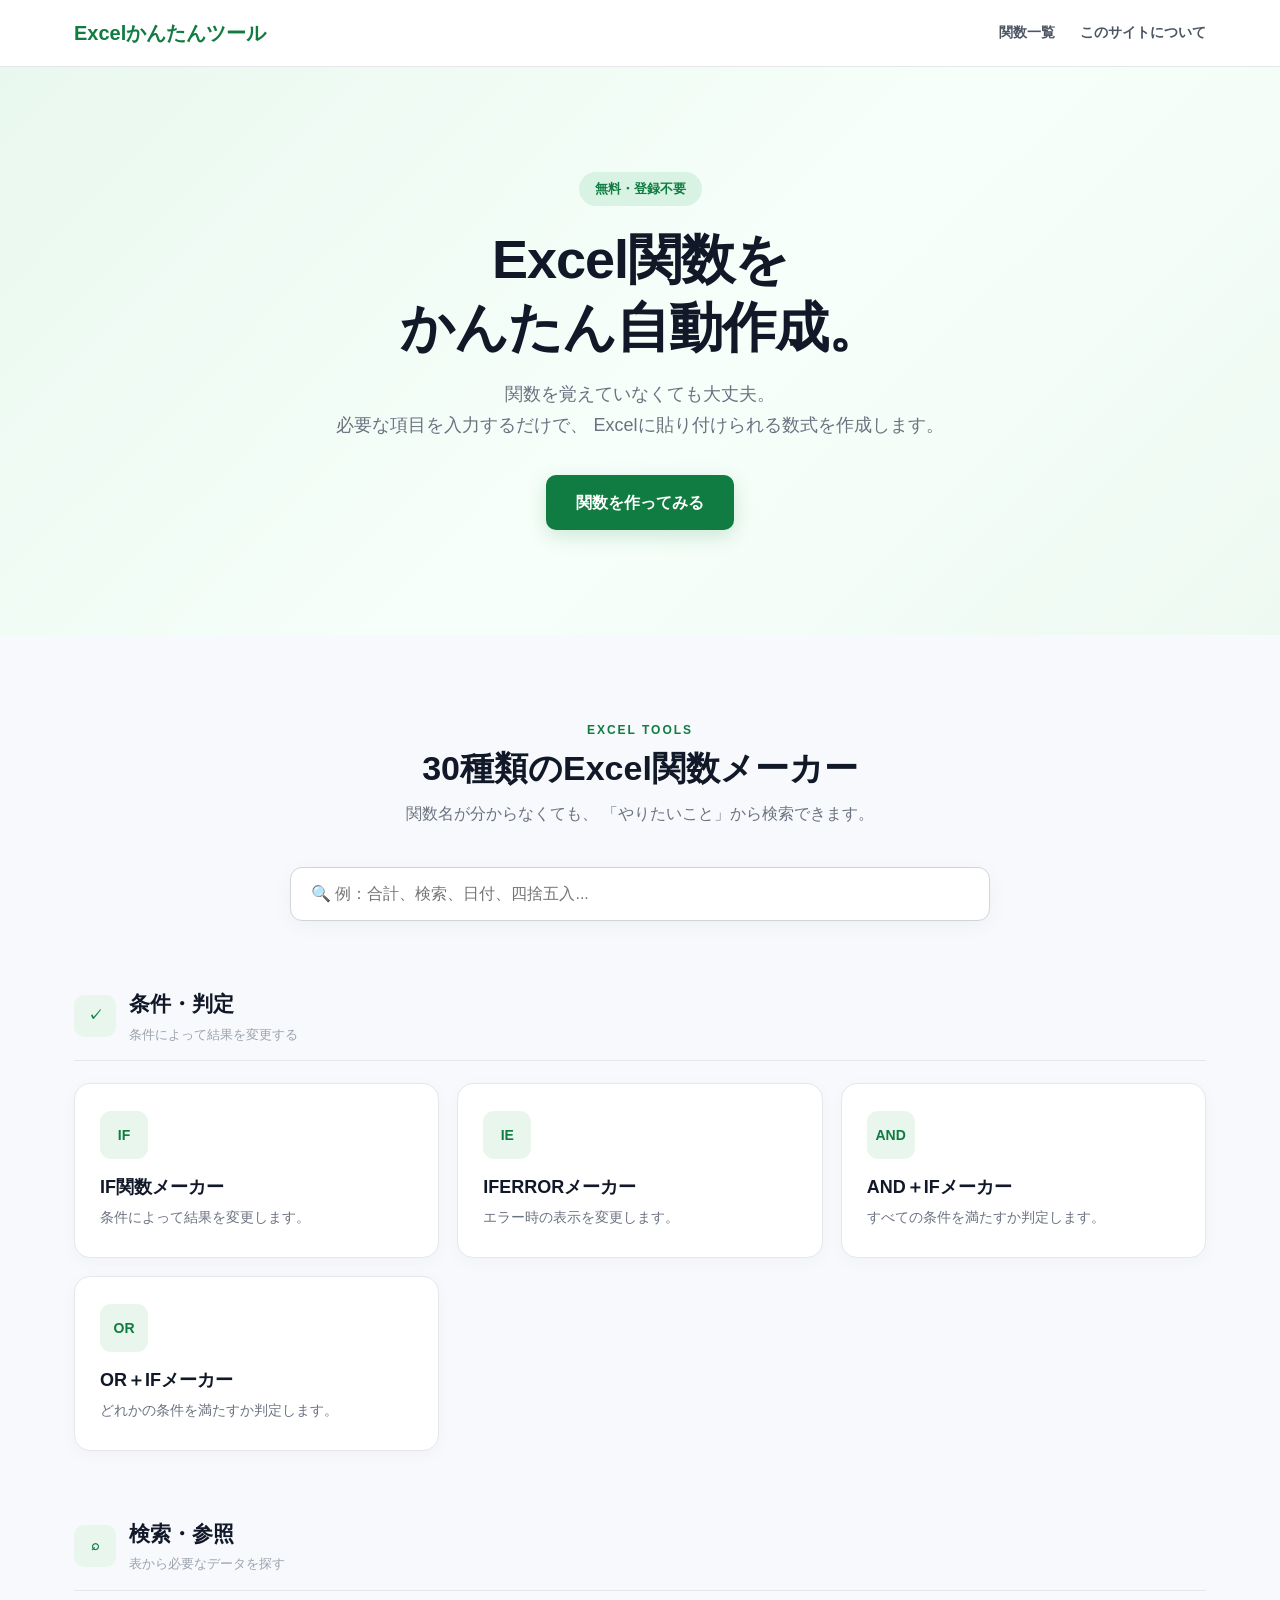
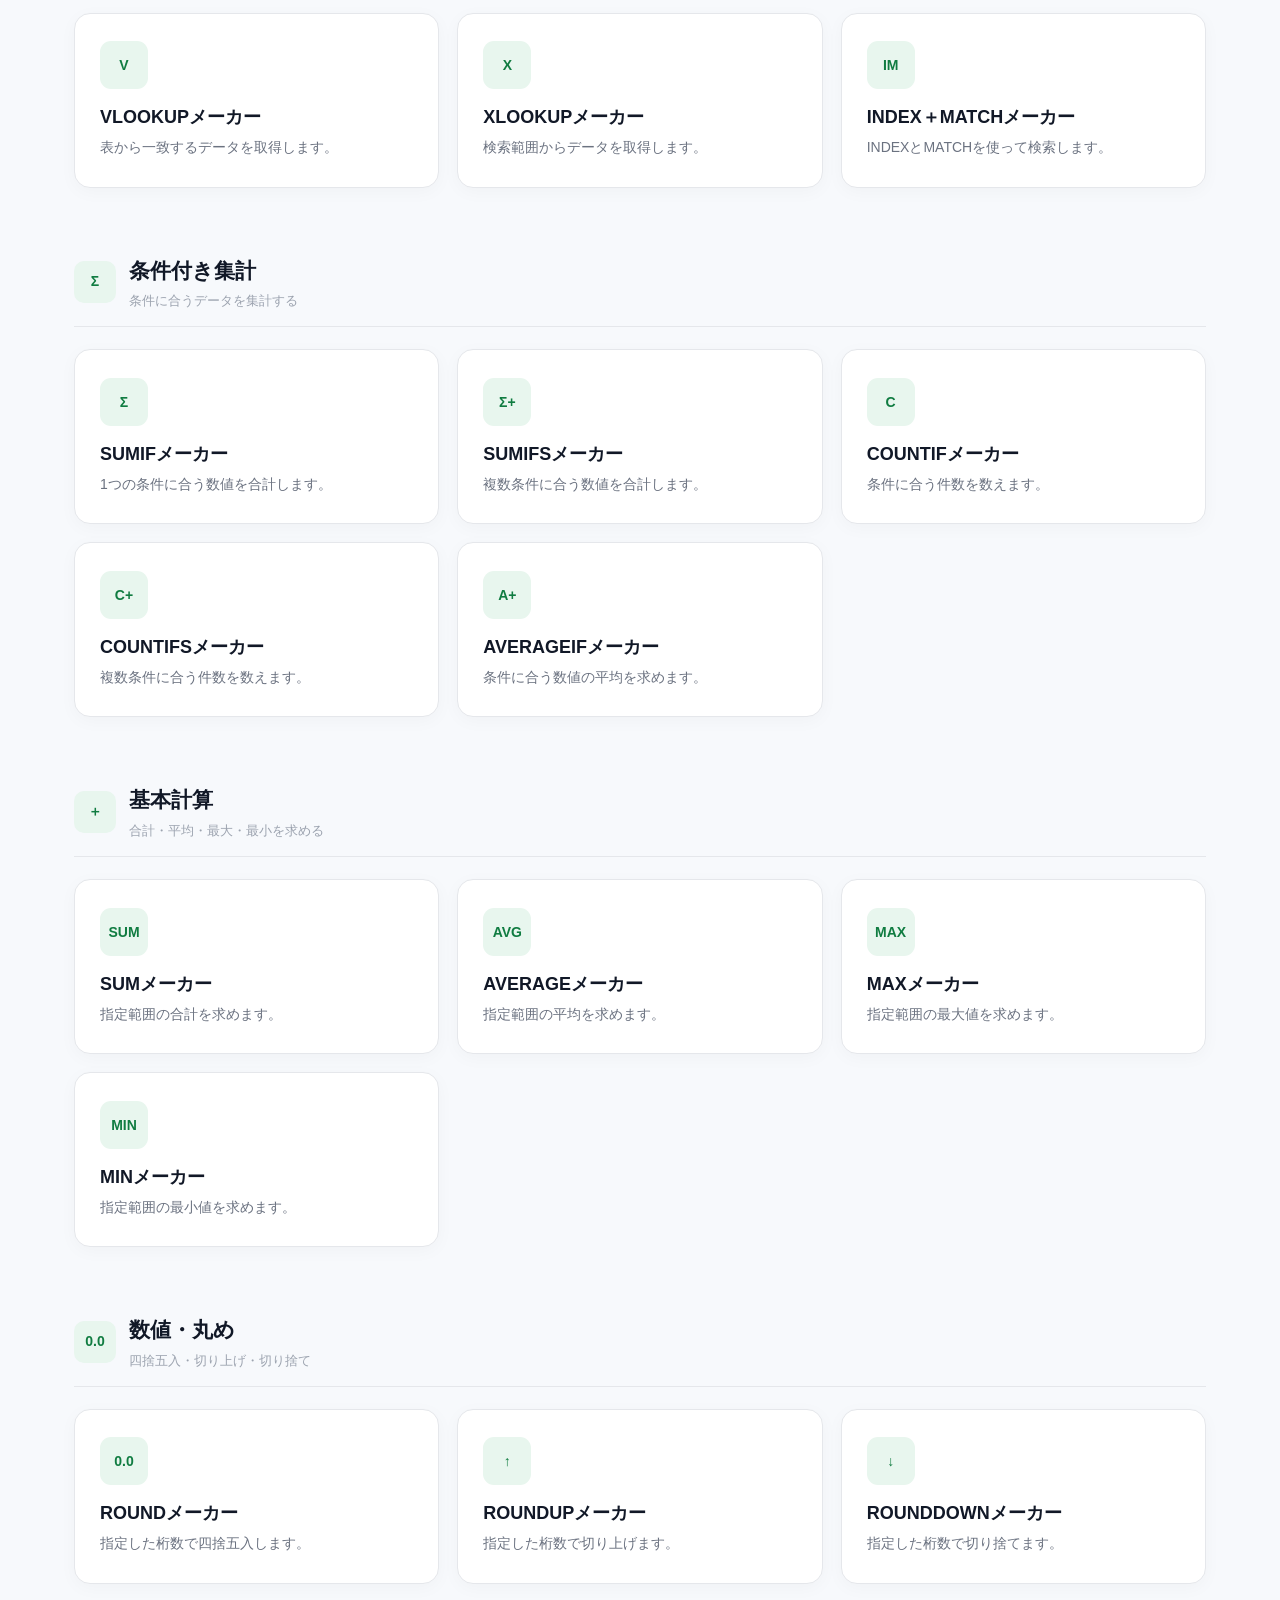
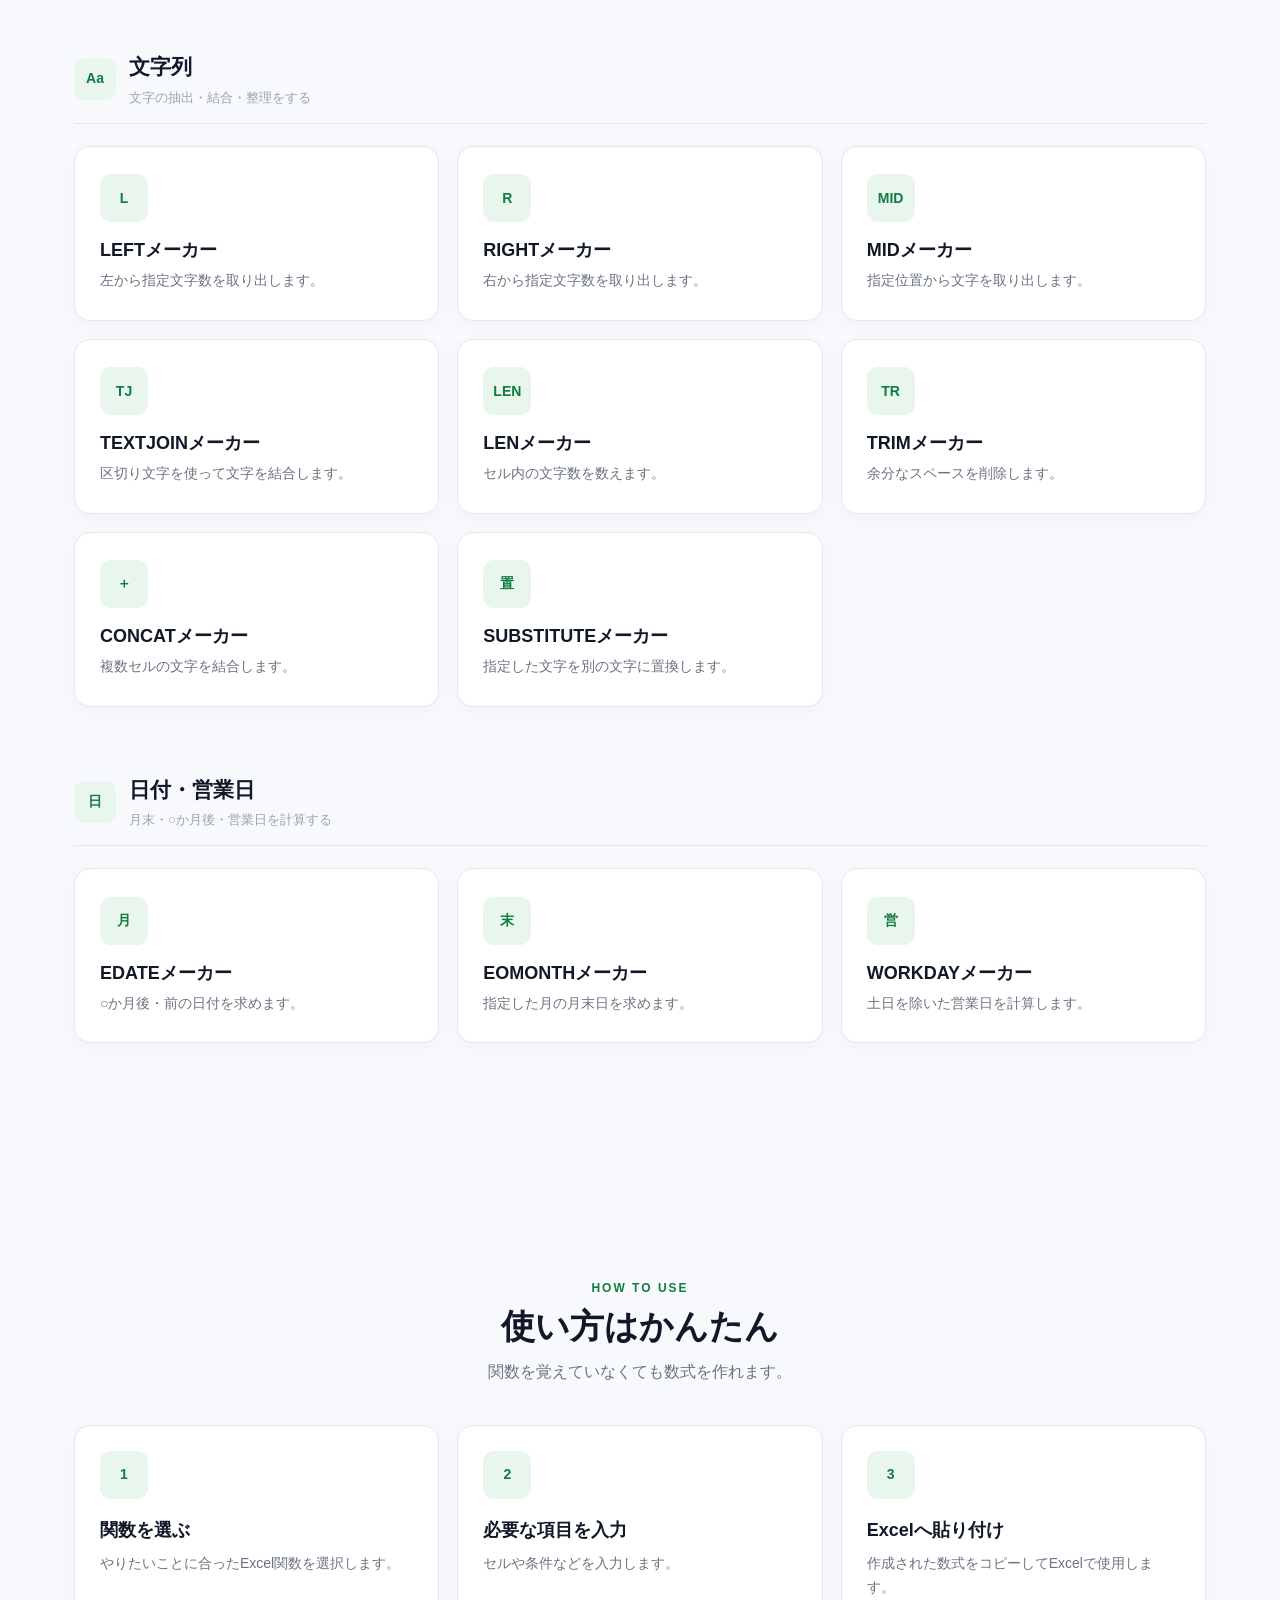
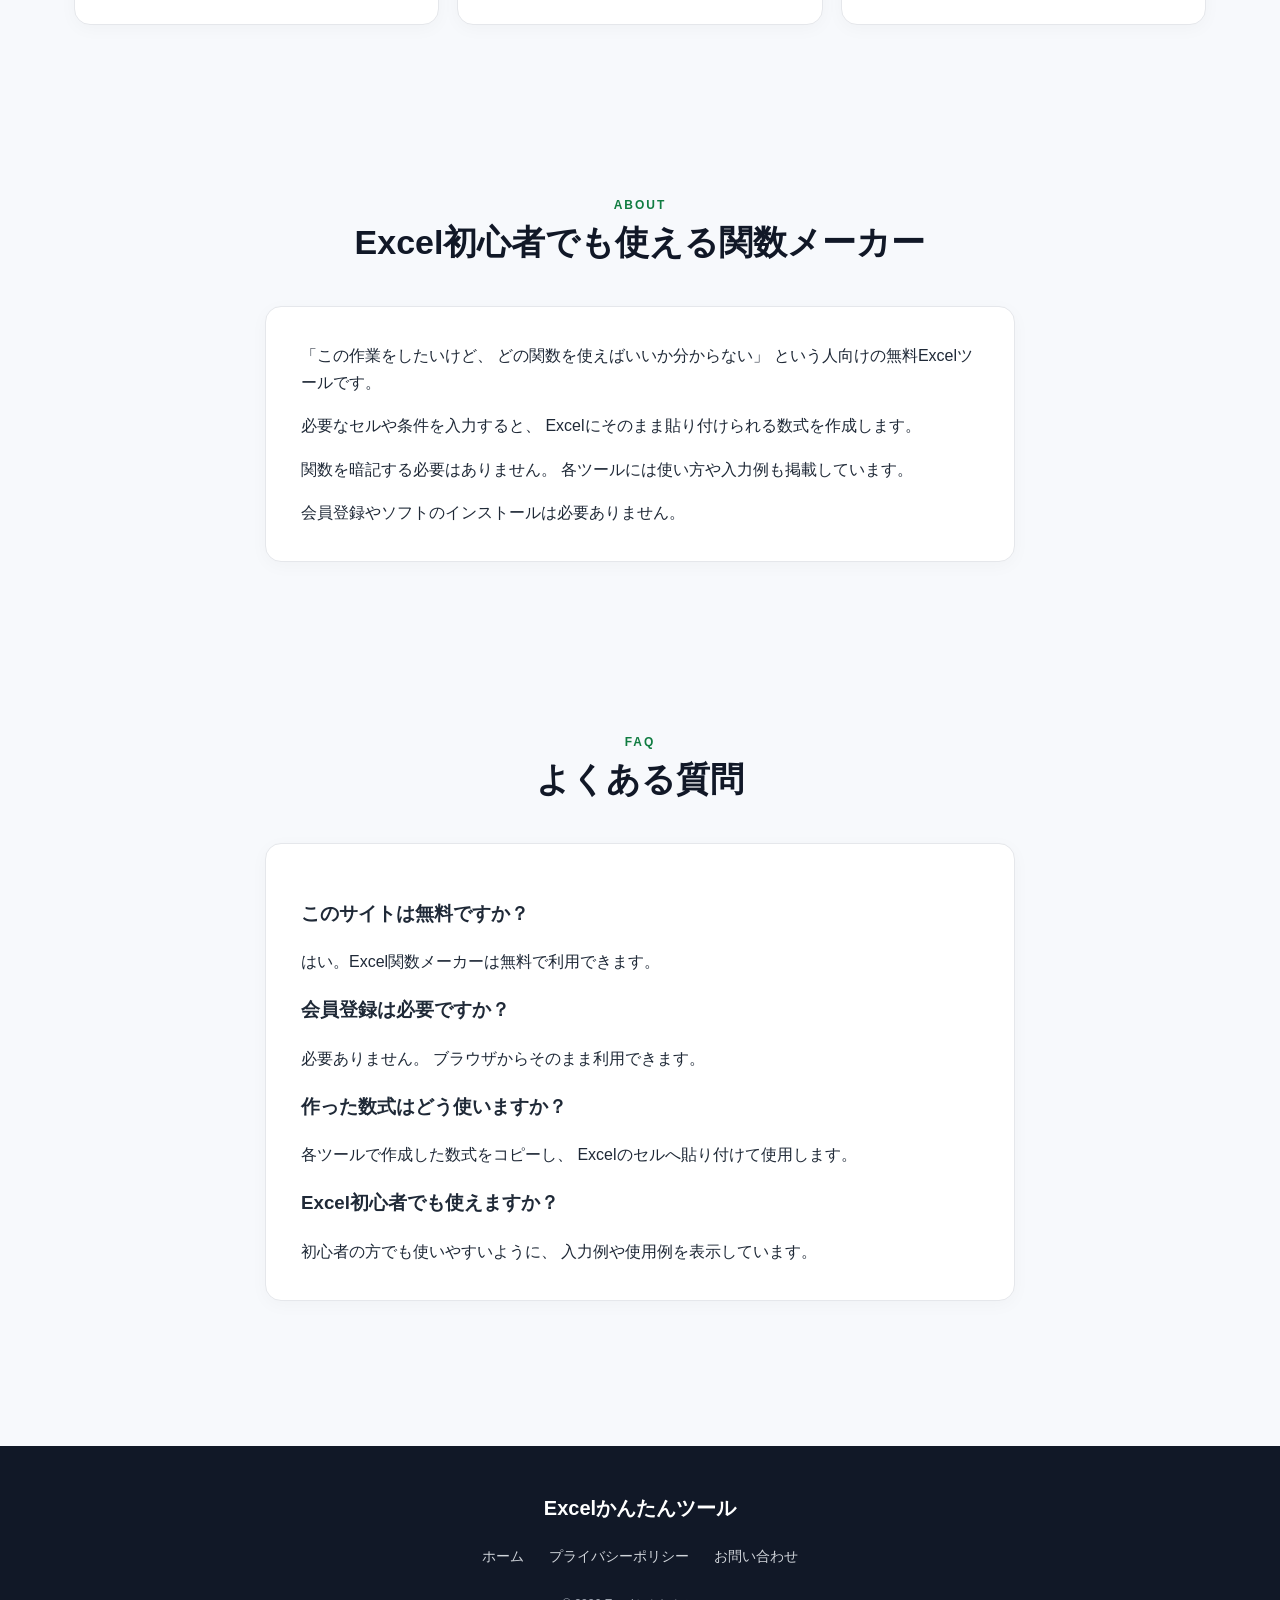
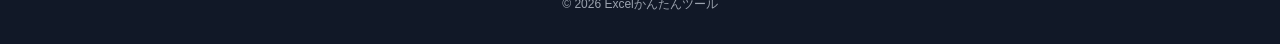
<file: index.html>
<!DOCTYPE html>
<html lang="ja">

<head>

  <!-- Google AdSense -->
  <script async src="https://pagead2.googlesyndication.com/pagead/js/adsbygoogle.js?client=ca-pub-9808664578015255"
       crossorigin="anonymous"></script>
<meta name="google-adsense-account" content="ca-pub-9808664578015255">
  <!-- Google Analytics -->
  <script async src="https://www.googletagmanager.com/gtag/js?id=G-H0FVRL8CGS"></script>
  <script>
    window.dataLayer = window.dataLayer || [];
    function gtag(){dataLayer.push(arguments);}
    gtag('js', new Date());
    gtag('config', 'G-H0FVRL8CGS');
  </script>

  <meta charset="UTF-8">

  <meta
    name="viewport"
    content="width=device-width, initial-scale=1.0"
  >

  <title>
    Excelかんたんツール｜Excel関数を無料で自動作成
  </title>

  <meta
    name="description"
    content="IF、VLOOKUP、XLOOKUP、SUMIF、SUMIFS、COUNTIF、ROUND、TEXTJOINなど30種類のExcel関数を無料で簡単に作成できます。"
  >

  <link
    rel="stylesheet"
    href="style.css"
  >

</head>


<body>


<!-- ========================================
     ヘッダー
======================================== -->

<header class="header">

  <div class="header-inner">

    <a
      href="index.html"
      class="logo"
    >
      Excelかんたんツール
    </a>

    <nav>

      <a href="#tools">
        関数一覧
      </a>

      <a href="#about">
        このサイトについて
      </a>

    </nav>

  </div>

</header>



<!-- ========================================
     メインビジュアル
======================================== -->

<section class="hero">

  <div class="hero-inner">

    <p class="hero-label">
      無料・登録不要
    </p>

    <h1>
      Excel関数を<br>
      かんたん自動作成。
    </h1>

    <p class="hero-text">
      関数を覚えていなくても大丈夫。<br>
      必要な項目を入力するだけで、
      Excelに貼り付けられる数式を作成します。
    </p>

    <a
      href="#tools"
      class="main-button"
    >
      関数を作ってみる
    </a>

  </div>

</section>



<main>


<!-- ========================================
     関数一覧
======================================== -->

<section
  class="section"
  id="tools"
>

  <div class="section-title">

    <p class="section-label">
      EXCEL TOOLS
    </p>

    <h2>
      30種類のExcel関数メーカー
    </h2>

    <p>
      関数名が分からなくても、
      「やりたいこと」から検索できます。
    </p>

  </div>


  <!-- 検索 -->

  <div class="search-box">

    <input
      type="text"
      id="toolSearch"
      placeholder="🔍 例：合計、検索、日付、四捨五入..."
      oninput="filterTools()"
    >

  </div>



  <!-- ========================================
       条件・判定
  ======================================== -->

  <div class="category">

    <div class="category-heading">

      <span class="category-emoji">
        ✓
      </span>

      <div>
        <h3>条件・判定</h3>
        <p>条件によって結果を変更する</p>
      </div>

    </div>


    <div class="tool-grid">

      <button
        class="tool-card"
        data-search="IF 条件 判定 合格 不合格 もし"
        onclick="location.href='if.html'"
      >
        <div class="tool-icon">IF</div>
        <h4>IF関数メーカー</h4>
        <p>条件によって結果を変更します。</p>
      </button>


      <button
        class="tool-card"
        data-search="IFERROR エラー 空白 エラー処理"
        onclick="location.href='tool.html?tool=iferror'"
      >
        <div class="tool-icon">IE</div>
        <h4>IFERRORメーカー</h4>
        <p>エラー時の表示を変更します。</p>
      </button>


      <button
        class="tool-card"
        data-search="AND IF 複数条件 全て 両方"
        onclick="location.href='tool.html?tool=andif'"
      >
        <div class="tool-icon">AND</div>
        <h4>AND＋IFメーカー</h4>
        <p>すべての条件を満たすか判定します。</p>
      </button>


      <button
        class="tool-card"
        data-search="OR IF 複数条件 どれか どちらか"
        onclick="location.href='tool.html?tool=orif'"
      >
        <div class="tool-icon">OR</div>
        <h4>OR＋IFメーカー</h4>
        <p>どれかの条件を満たすか判定します。</p>
      </button>

    </div>

  </div>



  <!-- ========================================
       検索・参照
  ======================================== -->

  <div class="category">

    <div class="category-heading">

      <span class="category-emoji">
        ⌕
      </span>

      <div>
        <h3>検索・参照</h3>
        <p>表から必要なデータを探す</p>
      </div>

    </div>


    <div class="tool-grid">

      <button
        class="tool-card"
        data-search="VLOOKUP 検索 表 別シート 商品 商品コード"
        onclick="location.href='vlookup.html'"
      >
        <div class="tool-icon">V</div>
        <h4>VLOOKUPメーカー</h4>
        <p>表から一致するデータを取得します。</p>
      </button>


      <button
        class="tool-card"
        data-search="XLOOKUP 検索 表 別シート 商品コード"
        onclick="location.href='xlookup.html'"
      >
        <div class="tool-icon">X</div>
        <h4>XLOOKUPメーカー</h4>
        <p>検索範囲からデータを取得します。</p>
      </button>


      <button
        class="tool-card"
        data-search="INDEX MATCH 検索 表 参照"
        onclick="location.href='tool.html?tool=indexmatch'"
      >
        <div class="tool-icon">IM</div>
        <h4>INDEX＋MATCHメーカー</h4>
        <p>INDEXとMATCHを使って検索します。</p>
      </button>

    </div>

  </div>



  <!-- ========================================
       条件付き集計
  ======================================== -->

  <div class="category">

    <div class="category-heading">

      <span class="category-emoji">
        Σ
      </span>

      <div>
        <h3>条件付き集計</h3>
        <p>条件に合うデータを集計する</p>
      </div>

    </div>


    <div class="tool-grid">

      <button
        class="tool-card"
        data-search="SUMIF 条件 合計 集計"
        onclick="location.href='tool.html?tool=sumif'"
      >
        <div class="tool-icon">Σ</div>
        <h4>SUMIFメーカー</h4>
        <p>1つの条件に合う数値を合計します。</p>
      </button>


      <button
        class="tool-card"
        data-search="SUMIFS 複数条件 合計 集計"
        onclick="location.href='sumifs.html'"
      >
        <div class="tool-icon">Σ+</div>
        <h4>SUMIFSメーカー</h4>
        <p>複数条件に合う数値を合計します。</p>
      </button>


      <button
        class="tool-card"
        data-search="COUNTIF 条件 件数 数える カウント"
        onclick="location.href='countif.html'"
      >
        <div class="tool-icon">C</div>
        <h4>COUNTIFメーカー</h4>
        <p>条件に合う件数を数えます。</p>
      </button>


      <button
        class="tool-card"
        data-search="COUNTIFS 複数条件 件数 数える カウント"
        onclick="location.href='tool.html?tool=countifs'"
      >
        <div class="tool-icon">C+</div>
        <h4>COUNTIFSメーカー</h4>
        <p>複数条件に合う件数を数えます。</p>
      </button>


      <button
        class="tool-card"
        data-search="AVERAGEIF 条件 平均"
        onclick="location.href='tool.html?tool=averageif'"
      >
        <div class="tool-icon">A+</div>
        <h4>AVERAGEIFメーカー</h4>
        <p>条件に合う数値の平均を求めます。</p>
      </button>

    </div>

  </div>



  <!-- ========================================
       基本計算
  ======================================== -->

  <div class="category">

    <div class="category-heading">

      <span class="category-emoji">
        ＋
      </span>

      <div>
        <h3>基本計算</h3>
        <p>合計・平均・最大・最小を求める</p>
      </div>

    </div>


    <div class="tool-grid">

      <button
        class="tool-card"
        data-search="SUM 合計 足す 総合計"
        onclick="location.href='tool.html?tool=sum'"
      >
        <div class="tool-icon">SUM</div>
        <h4>SUMメーカー</h4>
        <p>指定範囲の合計を求めます。</p>
      </button>


      <button
        class="tool-card"
        data-search="AVERAGE 平均 平均値"
        onclick="location.href='tool.html?tool=average'"
      >
        <div class="tool-icon">AVG</div>
        <h4>AVERAGEメーカー</h4>
        <p>指定範囲の平均を求めます。</p>
      </button>


      <button
        class="tool-card"
        data-search="MAX 最大 最大値 一番大きい"
        onclick="location.href='tool.html?tool=max'"
      >
        <div class="tool-icon">MAX</div>
        <h4>MAXメーカー</h4>
        <p>指定範囲の最大値を求めます。</p>
      </button>


      <button
        class="tool-card"
        data-search="MIN 最小 最小値 一番小さい"
        onclick="location.href='tool.html?tool=min'"
      >
        <div class="tool-icon">MIN</div>
        <h4>MINメーカー</h4>
        <p>指定範囲の最小値を求めます。</p>
      </button>

    </div>

  </div>



  <!-- ========================================
       数値・丸め
  ======================================== -->

  <div class="category">

    <div class="category-heading">

      <span class="category-emoji">
        0.0
      </span>

      <div>
        <h3>数値・丸め</h3>
        <p>四捨五入・切り上げ・切り捨て</p>
      </div>

    </div>


    <div class="tool-grid">

      <button
        class="tool-card"
        data-search="ROUND 四捨五入 数値 小数"
        onclick="location.href='tool.html?tool=round'"
      >
        <div class="tool-icon">0.0</div>
        <h4>ROUNDメーカー</h4>
        <p>指定した桁数で四捨五入します。</p>
      </button>


      <button
        class="tool-card"
        data-search="ROUNDUP 切り上げ 数値 小数"
        onclick="location.href='tool.html?tool=roundup'"
      >
        <div class="tool-icon">↑</div>
        <h4>ROUNDUPメーカー</h4>
        <p>指定した桁数で切り上げます。</p>
      </button>


      <button
        class="tool-card"
        data-search="ROUNDDOWN 切り捨て 数値 小数"
        onclick="location.href='tool.html?tool=rounddown'"
      >
        <div class="tool-icon">↓</div>
        <h4>ROUNDDOWNメーカー</h4>
        <p>指定した桁数で切り捨てます。</p>
      </button>

    </div>

  </div>



  <!-- ========================================
       文字列
  ======================================== -->

  <div class="category">

    <div class="category-heading">

      <span class="category-emoji">
        Aa
      </span>

      <div>
        <h3>文字列</h3>
        <p>文字の抽出・結合・整理をする</p>
      </div>

    </div>


    <div class="tool-grid">

      <button
        class="tool-card"
        data-search="LEFT 左 文字 抽出 取り出す"
        onclick="location.href='tool.html?tool=left'"
      >
        <div class="tool-icon">L</div>
        <h4>LEFTメーカー</h4>
        <p>左から指定文字数を取り出します。</p>
      </button>


      <button
        class="tool-card"
        data-search="RIGHT 右 文字 抽出 取り出す"
        onclick="location.href='tool.html?tool=right'"
      >
        <div class="tool-icon">R</div>
        <h4>RIGHTメーカー</h4>
        <p>右から指定文字数を取り出します。</p>
      </button>


      <button
        class="tool-card"
        data-search="MID 途中 中間 文字 抽出 取り出す"
        onclick="location.href='tool.html?tool=mid'"
      >
        <div class="tool-icon">MID</div>
        <h4>MIDメーカー</h4>
        <p>指定位置から文字を取り出します。</p>
      </button>


      <button
        class="tool-card"
        data-search="TEXTJOIN 文字 結合 区切り つなげる"
        onclick="location.href='tool.html?tool=textjoin'"
      >
        <div class="tool-icon">TJ</div>
        <h4>TEXTJOINメーカー</h4>
        <p>区切り文字を使って文字を結合します。</p>
      </button>


      <button
        class="tool-card"
        data-search="LEN 文字数 数える 長さ"
        onclick="location.href='tool.html?tool=len'"
      >
        <div class="tool-icon">LEN</div>
        <h4>LENメーカー</h4>
        <p>セル内の文字数を数えます。</p>
      </button>


      <button
        class="tool-card"
        data-search="TRIM 空白 スペース 削除 余分"
        onclick="location.href='tool.html?tool=trim'"
      >
        <div class="tool-icon">TR</div>
        <h4>TRIMメーカー</h4>
        <p>余分なスペースを削除します。</p>
      </button>


      <button
        class="tool-card"
        data-search="CONCAT 文字 結合 セル つなげる"
        onclick="location.href='tool.html?tool=concat'"
      >
        <div class="tool-icon">＋</div>
        <h4>CONCATメーカー</h4>
        <p>複数セルの文字を結合します。</p>
      </button>


      <button
        class="tool-card"
        data-search="SUBSTITUTE 文字 置換 変更 入れ替え"
        onclick="location.href='tool.html?tool=substitute'"
      >
        <div class="tool-icon">置</div>
        <h4>SUBSTITUTEメーカー</h4>
        <p>指定した文字を別の文字に置換します。</p>
      </button>

    </div>

  </div>



  <!-- ========================================
       日付・営業日
  ======================================== -->

  <div class="category">

    <div class="category-heading">

      <span class="category-emoji">
        日
      </span>

      <div>
        <h3>日付・営業日</h3>
        <p>月末・○か月後・営業日を計算する</p>
      </div>

    </div>


    <div class="tool-grid">

      <button
        class="tool-card"
        data-search="EDATE 日付 月 何ヶ月後 何ヶ月前"
        onclick="location.href='tool.html?tool=edate'"
      >
        <div class="tool-icon">月</div>
        <h4>EDATEメーカー</h4>
        <p>○か月後・前の日付を求めます。</p>
      </button>


      <button
        class="tool-card"
        data-search="EOMONTH 月末 日付 月末日"
        onclick="location.href='tool.html?tool=eomonth'"
      >
        <div class="tool-icon">末</div>
        <h4>EOMONTHメーカー</h4>
        <p>指定した月の月末日を求めます。</p>
      </button>


      <button
        class="tool-card"
        data-search="WORKDAY 営業日 土日 日付 平日"
        onclick="location.href='tool.html?tool=workday'"
      >
        <div class="tool-icon">営</div>
        <h4>WORKDAYメーカー</h4>
        <p>土日を除いた営業日を計算します。</p>
      </button>

    </div>

  </div>



  <!-- 検索結果なし -->

  <div
    id="noResults"
    class="no-results hidden"
  >
    該当するツールが見つかりませんでした。
  </div>

</section>



<!-- ========================================
     使い方
======================================== -->

<section class="section">

  <div class="section-title">

    <p class="section-label">
      HOW TO USE
    </p>

    <h2>
      使い方はかんたん
    </h2>

    <p>
      関数を覚えていなくても数式を作れます。
    </p>

  </div>


  <div class="tool-grid">

    <div class="tool-card">

      <div class="tool-icon">
        1
      </div>

      <h4>
        関数を選ぶ
      </h4>

      <p>
        やりたいことに合ったExcel関数を選択します。
      </p>

    </div>


    <div class="tool-card">

      <div class="tool-icon">
        2
      </div>

      <h4>
        必要な項目を入力
      </h4>

      <p>
        セルや条件などを入力します。
      </p>

    </div>


    <div class="tool-card">

      <div class="tool-icon">
        3
      </div>

      <h4>
        Excelへ貼り付け
      </h4>

      <p>
        作成された数式をコピーしてExcelで使用します。
      </p>

    </div>

  </div>

</section>



<!-- ========================================
     このサイトについて
======================================== -->

<section
  class="section"
  id="about"
>

  <div class="section-title">

    <p class="section-label">
      ABOUT
    </p>

    <h2>
      Excel初心者でも使える関数メーカー
    </h2>

  </div>


  <div class="about-box">

    <p>
      「この作業をしたいけど、
      どの関数を使えばいいか分からない」
      という人向けの無料Excelツールです。
    </p>

    <p>
      必要なセルや条件を入力すると、
      Excelにそのまま貼り付けられる数式を作成します。
    </p>

    <p>
      関数を暗記する必要はありません。
      各ツールには使い方や入力例も掲載しています。
    </p>

    <p>
      会員登録やソフトのインストールは必要ありません。
    </p>

  </div>

</section>



<!-- ========================================
     FAQ
======================================== -->

<section class="section">

  <div class="section-title">

    <p class="section-label">
      FAQ
    </p>

    <h2>
      よくある質問
    </h2>

  </div>


  <div class="about-box">

    <h3>
      このサイトは無料ですか？
    </h3>

    <p>
      はい。Excel関数メーカーは無料で利用できます。
    </p>


    <h3>
      会員登録は必要ですか？
    </h3>

    <p>
      必要ありません。
      ブラウザからそのまま利用できます。
    </p>


    <h3>
      作った数式はどう使いますか？
    </h3>

    <p>
      各ツールで作成した数式をコピーし、
      Excelのセルへ貼り付けて使用します。
    </p>


    <h3>
      Excel初心者でも使えますか？
    </h3>

    <p>
      初心者の方でも使いやすいように、
      入力例や使用例を表示しています。
    </p>

  </div>

</section>


</main>



<!-- ========================================
     フッター
======================================== -->

<footer class="site-footer">

  <div class="footer-inner">

    <p class="footer-logo">
      Excelかんたんツール
    </p>

    <div class="footer-links">

      <a href="index.html">
        ホーム
      </a>

      <a href="privacy.html">
        プライバシーポリシー
      </a>

      <a href="contact.html">
        お問い合わせ
      </a>

    </div>

    <p class="copyright">
      © 2026 Excelかんたんツール
    </p>

  </div>

</footer>



<!-- ========================================
     コピー通知
======================================== -->

<div
  id="toast"
  class="toast"
>
  コピーしました
</div>



<!-- ========================================
     JavaScript
======================================== -->

<script src="script.js"></script>


</body>

</html>
</file>
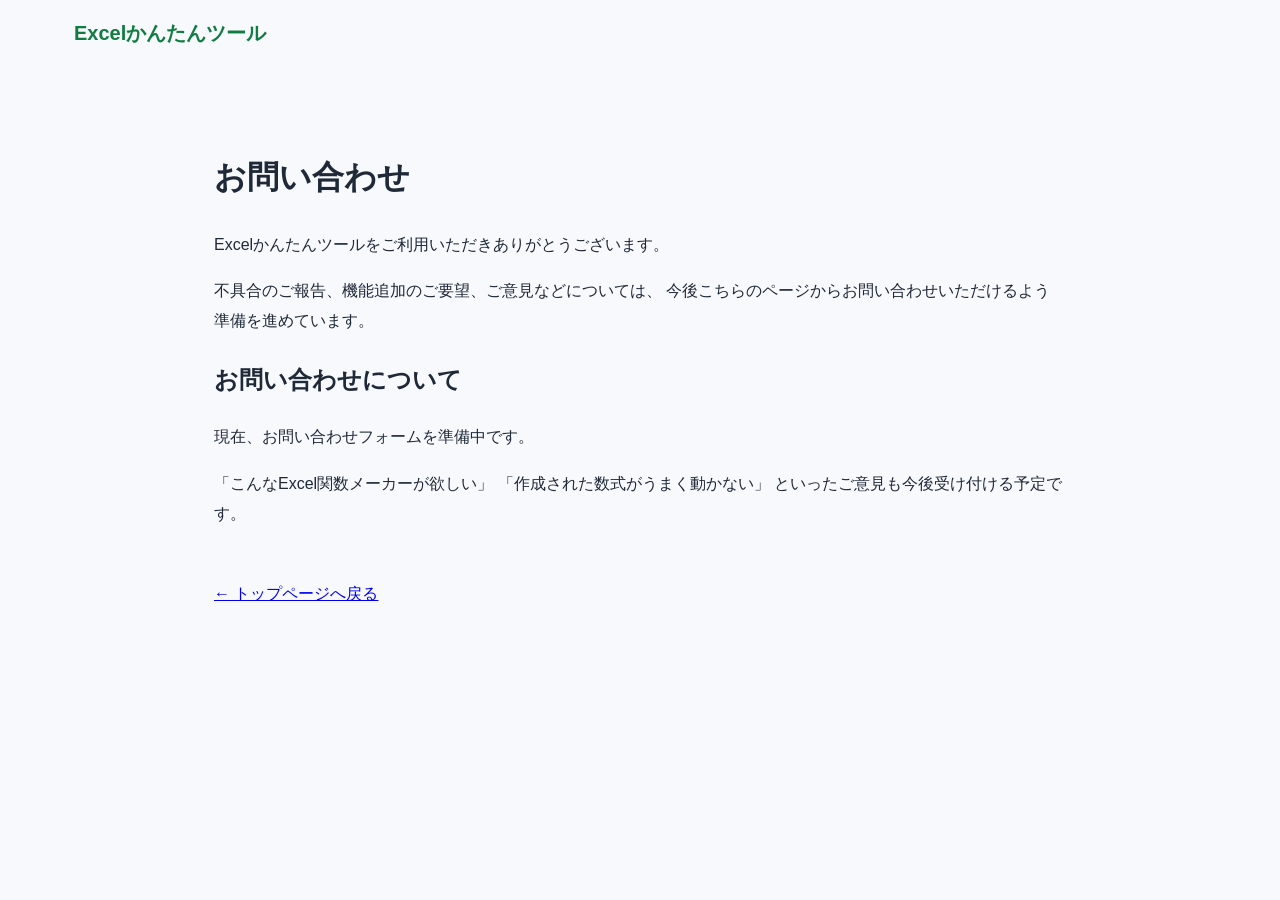
<file: contact.html>
<!DOCTYPE html>
<html lang="ja">

<head>
  <!-- Google tag (gtag.js) -->
  <script async src="https://www.googletagmanager.com/gtag/js?id=G-H0FVRL8CGS"></script>
  <script>
    window.dataLayer = window.dataLayer || [];
    function gtag(){dataLayer.push(arguments);}
    gtag('js', new Date());
    gtag('config', 'G-H0FVRL8CGS');
  </script>

  <meta charset="UTF-8">
  <meta name="viewport" content="width=device-width, initial-scale=1.0">

  <title>お問い合わせ | Excelかんたんツール</title>
  <meta
    name="description"
    content="Excelかんたんツールへのお問い合わせページです。"
  >

  <link rel="stylesheet" href="style.css">
</head>

<body>

  <header>
    <div class="header-inner">
      <a href="index.html" class="logo">Excelかんたんツール</a>
    </div>
  </header>

  <main style="max-width: 900px; margin: 0 auto; padding: 60px 24px 100px; line-height: 1.9;">

    <h1>お問い合わせ</h1>

    <p>
      Excelかんたんツールをご利用いただきありがとうございます。
    </p>

    <p>
      不具合のご報告、機能追加のご要望、ご意見などについては、
      今後こちらのページからお問い合わせいただけるよう準備を進めています。
    </p>

    <h2>お問い合わせについて</h2>

    <p>
      現在、お問い合わせフォームを準備中です。
    </p>

    <p>
      「こんなExcel関数メーカーが欲しい」
      「作成された数式がうまく動かない」
      といったご意見も今後受け付ける予定です。
    </p>

    <p style="margin-top: 50px;">
      <a href="index.html">← トップページへ戻る</a>
    </p>

  </main>

</body>
</html>
</file>
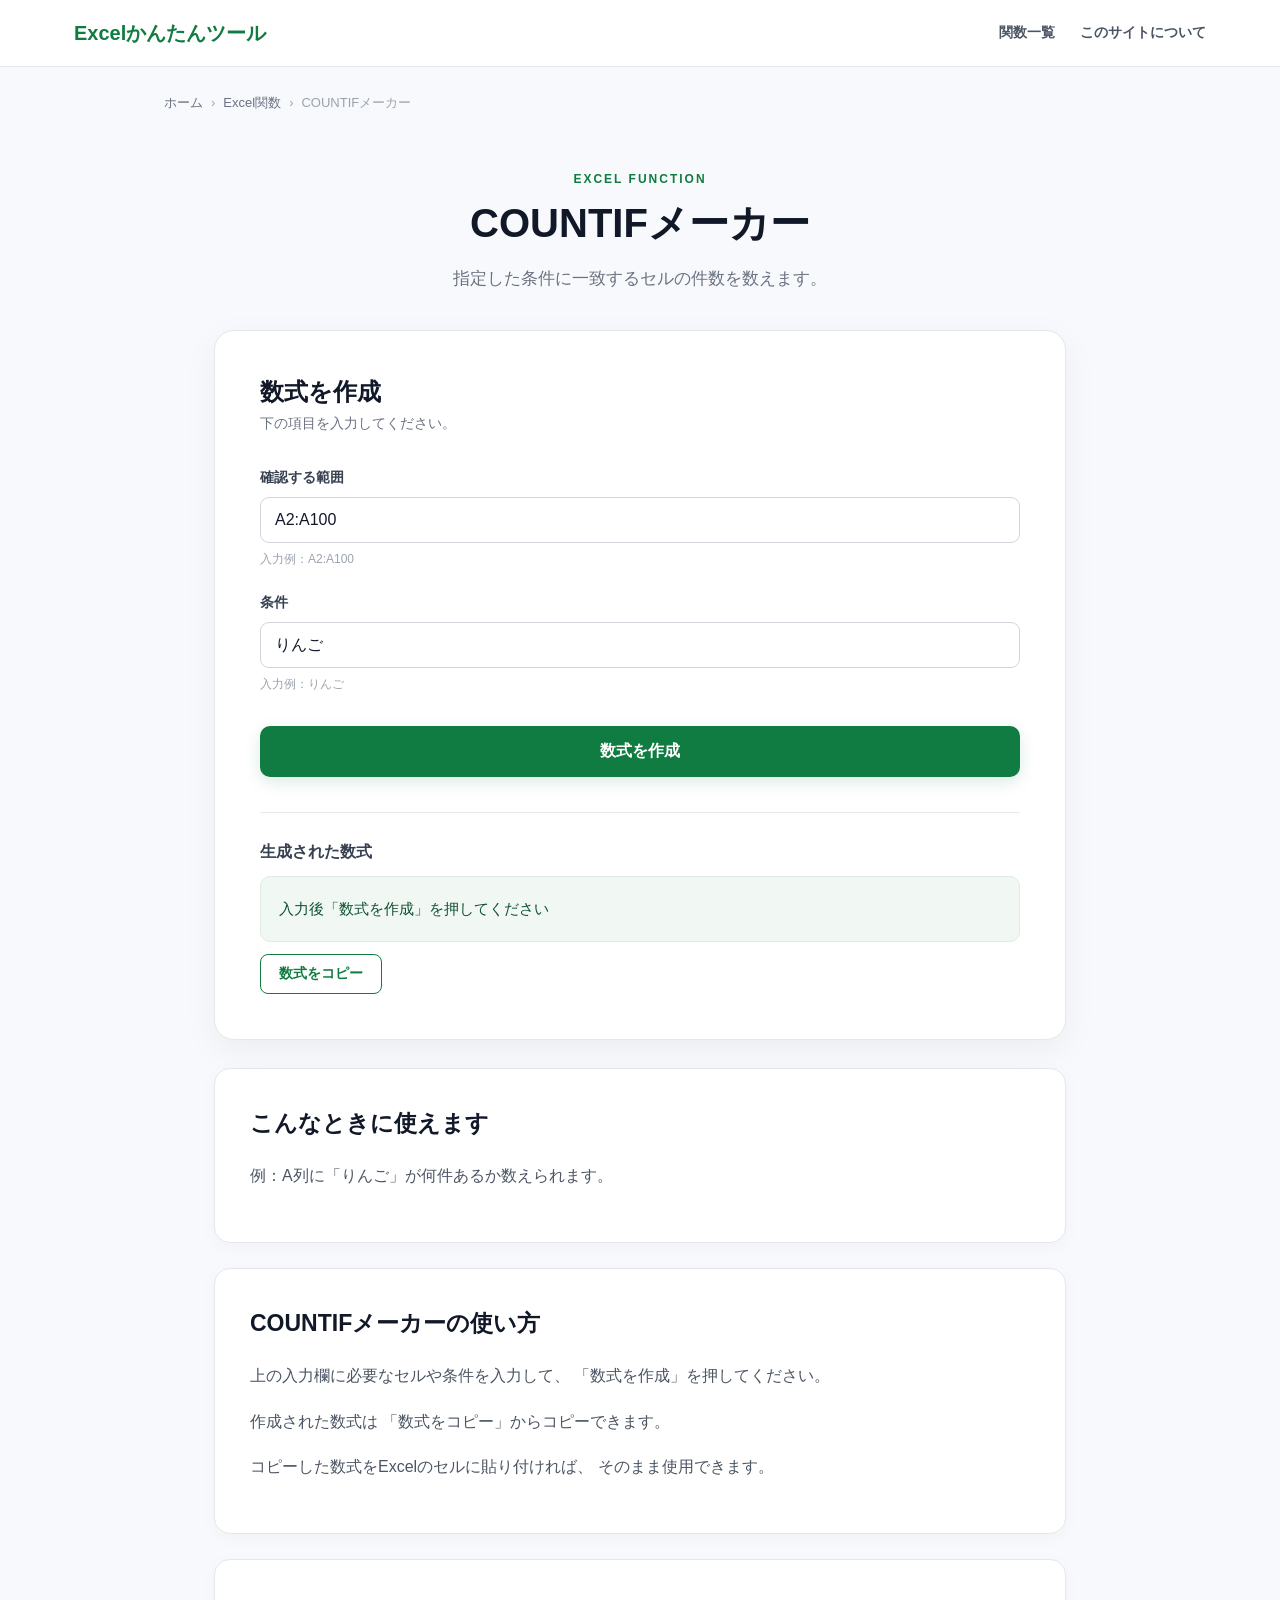
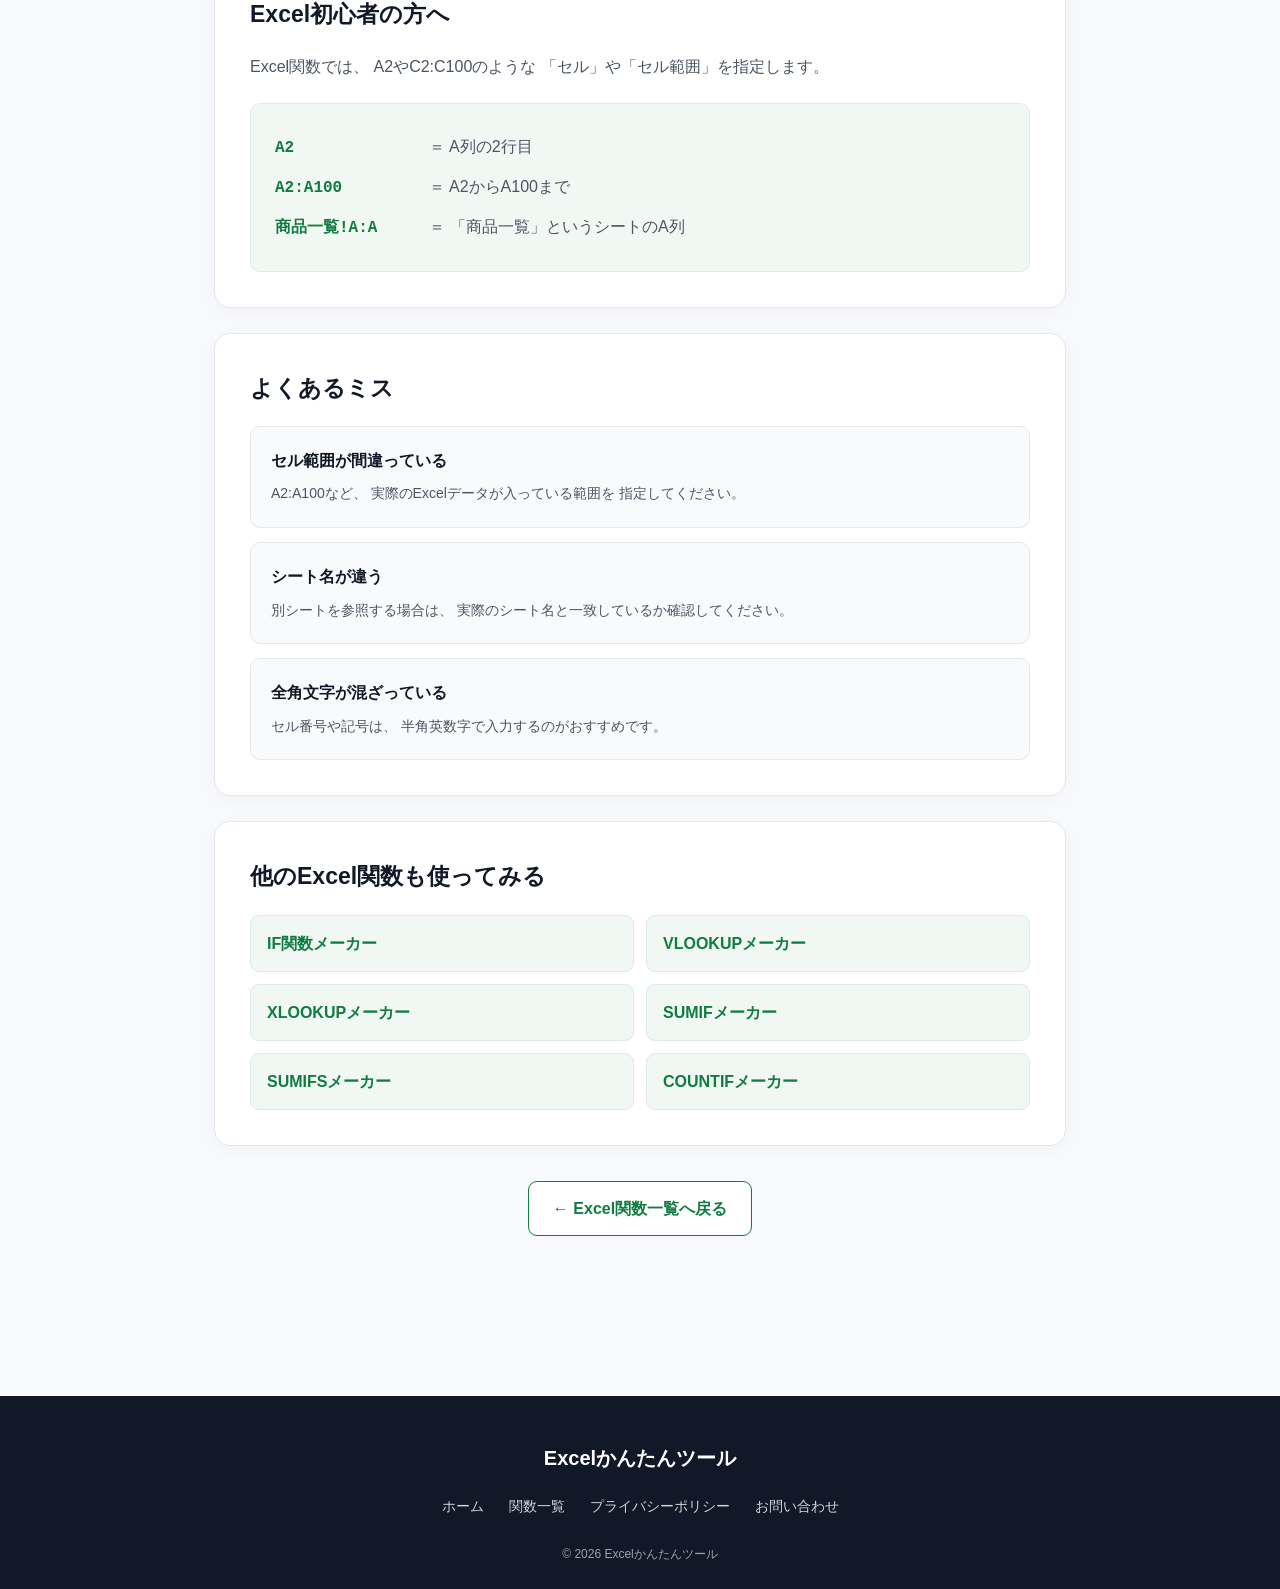
<file: countif.html>
<!DOCTYPE html>
<html lang="ja">

<head>

  <!-- Google tag (gtag.js) -->
  <script async src="https://www.googletagmanager.com/gtag/js?id=G-H0FVRL8CGS"></script>

  <script>
    window.dataLayer = window.dataLayer || [];

    function gtag() {
      dataLayer.push(arguments);
    }

    gtag('js', new Date());
    gtag('config', 'G-H0FVRL8CGS');
  </script>


  <meta charset="UTF-8">

  <meta
    name="viewport"
    content="width=device-width, initial-scale=1.0"
  >


  <title id="pageTitle">
    Excel関数メーカー｜Excelかんたんツール
  </title>


  <meta
    id="pageDescription"
    name="description"
    content="Excel関数を無料で簡単に作成できます。"
  >


  <link rel="canonical" href="https://0216satou-spec.github.io/excel-tools/countif.html">

  <link
    rel="stylesheet"
    href="style.css"
  >

</head>



<body>


<!-- ========================================
     ヘッダー
========================================= -->

<header class="header">

  <div class="header-inner">

    <a
      href="index.html"
      class="logo"
    >
      Excelかんたんツール
    </a>


    <nav>

      <a href="index.html#tools">
        関数一覧
      </a>

      <a href="index.html#about">
        このサイトについて
      </a>

    </nav>

  </div>

</header>



<!-- ========================================
     パンくず
========================================= -->

<div class="breadcrumb">

  <a href="index.html">
    ホーム
  </a>

  <span>›</span>

  <a href="index.html#tools">
    Excel関数
  </a>

  <span>›</span>

  <span id="breadcrumbCurrent">
    関数メーカー
  </span>

</div>



<!-- ========================================
     メイン
========================================= -->

<main class="tool-page">


  <!-- ========================================
       タイトル
  ========================================= -->

  <section class="tool-page-header">

    <p class="section-label">
      EXCEL FUNCTION
    </p>


    <h1 id="generatorTitle">
      Excel関数メーカー
    </h1>


    <p
      id="generatorDescription"
      class="tool-page-description"
    >
      必要な項目を入力すると、
      Excelで使える数式を自動作成します。
    </p>

  </section>



  <!-- ========================================
       数式メーカー
  ========================================= -->

  <section class="generator-box">

    <h2>
      数式を作成
    </h2>


    <p class="generator-guide">
      下の項目を入力してください。
    </p>


    <!-- script.jsによって入力欄を生成 -->

    <div id="formArea">
    </div>


    <button
      class="generate-button"
      onclick="generateFormula()"
    >
      数式を作成
    </button>



    <!-- ========================================
         生成結果
    ========================================= -->

    <div class="result-area">

      <p class="result-label">
        生成された数式
      </p>


      <div class="formula-box">

        <code id="formulaResult">
          入力後「数式を作成」を押してください
        </code>

      </div>


      <button
        class="copy-button"
        onclick="copyFormula()"
      >
        数式をコピー
      </button>

    </div>

  </section>



  <!-- ========================================
       使用例
  ========================================= -->

  <section class="content-box">

    <h2>
      こんなときに使えます
    </h2>


    <p id="exampleText">
    </p>

  </section>



  <!-- ========================================
       基本的な使い方
  ========================================= -->

  <section class="content-box">

    <h2 id="usageTitle">
      基本的な使い方
    </h2>


    <p>
      上の入力欄に必要なセルや条件を入力して、
      「数式を作成」を押してください。
    </p>


    <p>
      作成された数式は
      「数式をコピー」からコピーできます。
    </p>


    <p>
      コピーした数式をExcelのセルに貼り付ければ、
      そのまま使用できます。
    </p>

  </section>



  <!-- ========================================
       初心者向け
  ========================================= -->

  <section class="content-box">

    <h2>
      Excel初心者の方へ
    </h2>


    <p>
      Excel関数では、
      A2やC2:C100のような
      「セル」や「セル範囲」を指定します。
    </p>


    <div class="mini-example">

      <p>
        <strong>A2</strong>
        ＝ A列の2行目
      </p>


      <p>
        <strong>A2:A100</strong>
        ＝ A2からA100まで
      </p>


      <p>
        <strong>商品一覧!A:A</strong>
        ＝ 「商品一覧」というシートのA列
      </p>

    </div>

  </section>



  <!-- ========================================
       よくあるミス
  ========================================= -->

  <section class="content-box">

    <h2>
      よくあるミス
    </h2>


    <div class="mistake-list">


      <div class="mistake-item">

        <h3>
          セル範囲が間違っている
        </h3>

        <p>
          A2:A100など、
          実際のExcelデータが入っている範囲を
          指定してください。
        </p>

      </div>



      <div class="mistake-item">

        <h3>
          シート名が違う
        </h3>

        <p>
          別シートを参照する場合は、
          実際のシート名と一致しているか確認してください。
        </p>

      </div>



      <div class="mistake-item">

        <h3>
          全角文字が混ざっている
        </h3>

        <p>
          セル番号や記号は、
          半角英数字で入力するのがおすすめです。
        </p>

      </div>


    </div>

  </section>



  <!-- ========================================
       関連ツール
  ========================================= -->

  <section class="content-box">

    <h2>
      他のExcel関数も使ってみる
    </h2>


    <div class="related-tools">

      <a href="tool.html?tool=if">
        IF関数メーカー
      </a>


      <a href="tool.html?tool=vlookup">
        VLOOKUPメーカー
      </a>


      <a href="tool.html?tool=xlookup">
        XLOOKUPメーカー
      </a>


      <a href="tool.html?tool=sumif">
        SUMIFメーカー
      </a>


      <a href="tool.html?tool=sumifs">
        SUMIFSメーカー
      </a>


      <a href="tool.html?tool=countif">
        COUNTIFメーカー
      </a>

    </div>

  </section>



  <!-- ========================================
       関数一覧へ戻る
  ========================================= -->

  <div class="back-home-area">

    <a
      href="index.html#tools"
      class="back-home-button"
    >
      ← Excel関数一覧へ戻る
    </a>

  </div>


</main>



<!-- ========================================
     フッター
========================================= -->

<footer class="site-footer">

  <div class="footer-inner">

    <p class="footer-logo">
      Excelかんたんツール
    </p>


    <div class="footer-links">

      <a href="index.html">
        ホーム
      </a>


      <a href="index.html#tools">
        関数一覧
      </a>


      <a href="privacy.html">
        プライバシーポリシー
      </a>


      <a href="contact.html">
        お問い合わせ
      </a>

    </div>


    <p class="copyright">
      © 2026 Excelかんたんツール
    </p>

  </div>

</footer>



<!-- ========================================
     コピー通知
========================================= -->

<div
  id="toast"
  class="toast"
>
  コピーしました
</div>



<!-- ========================================
     メインJavaScript
========================================= -->

<script src="script.js"></script>



<!-- ========================================
     ツールページ読み込み
========================================= -->

<script>

  document.addEventListener(
    "DOMContentLoaded",
    function () {

      const toolName = "countif";


      if (
        toolName &&
        typeof tools !== "undefined" &&
        tools[toolName]
      ) {

        loadToolPage(toolName);

      } else {

        document.getElementById(
          "generatorTitle"
        ).textContent =
          "関数が見つかりません";


        document.getElementById(
          "generatorDescription"
        ).textContent =
          "指定されたExcel関数が見つかりませんでした。";


        document.getElementById(
          "formArea"
        ).innerHTML =
          '<p>関数一覧からツールを選択してください。</p>';

      }

    }
  );



  function loadToolPage(toolName) {

    currentTool = toolName;


    const tool =
      tools[toolName];



    /* ========================================
       タイトル
    ========================================= */

    document.getElementById(
      "generatorTitle"
    ).textContent =
      tool.title;



    /* ========================================
       説明
    ========================================= */

    document.getElementById(
      "generatorDescription"
    ).textContent =
      tool.description;



    /* ========================================
       使用例
    ========================================= */

    document.getElementById(
      "exampleText"
    ).textContent =
      tool.example;



    /* ========================================
       パンくず
    ========================================= */

    document.getElementById(
      "breadcrumbCurrent"
    ).textContent =
      tool.title;



    /* ========================================
       ブラウザタイトル
    ========================================= */

    document.title =
      tool.title +
      "｜無料でExcel数式を自動作成";



    /* ========================================
       meta description
    ========================================= */

    const description =
      document.getElementById(
        "pageDescription"
      );


    description.setAttribute(
      "content",
      tool.title +
      "を無料で作成できます。" +
      tool.description
    );



    /* ========================================
       使い方タイトル
    ========================================= */

    document.getElementById(
      "usageTitle"
    ).textContent =
      tool.title +
      "の使い方";



    /* ========================================
       入力フォーム作成
    ========================================= */

    buildForm(tool);

  }

</script>


</body>

</html>
</file>
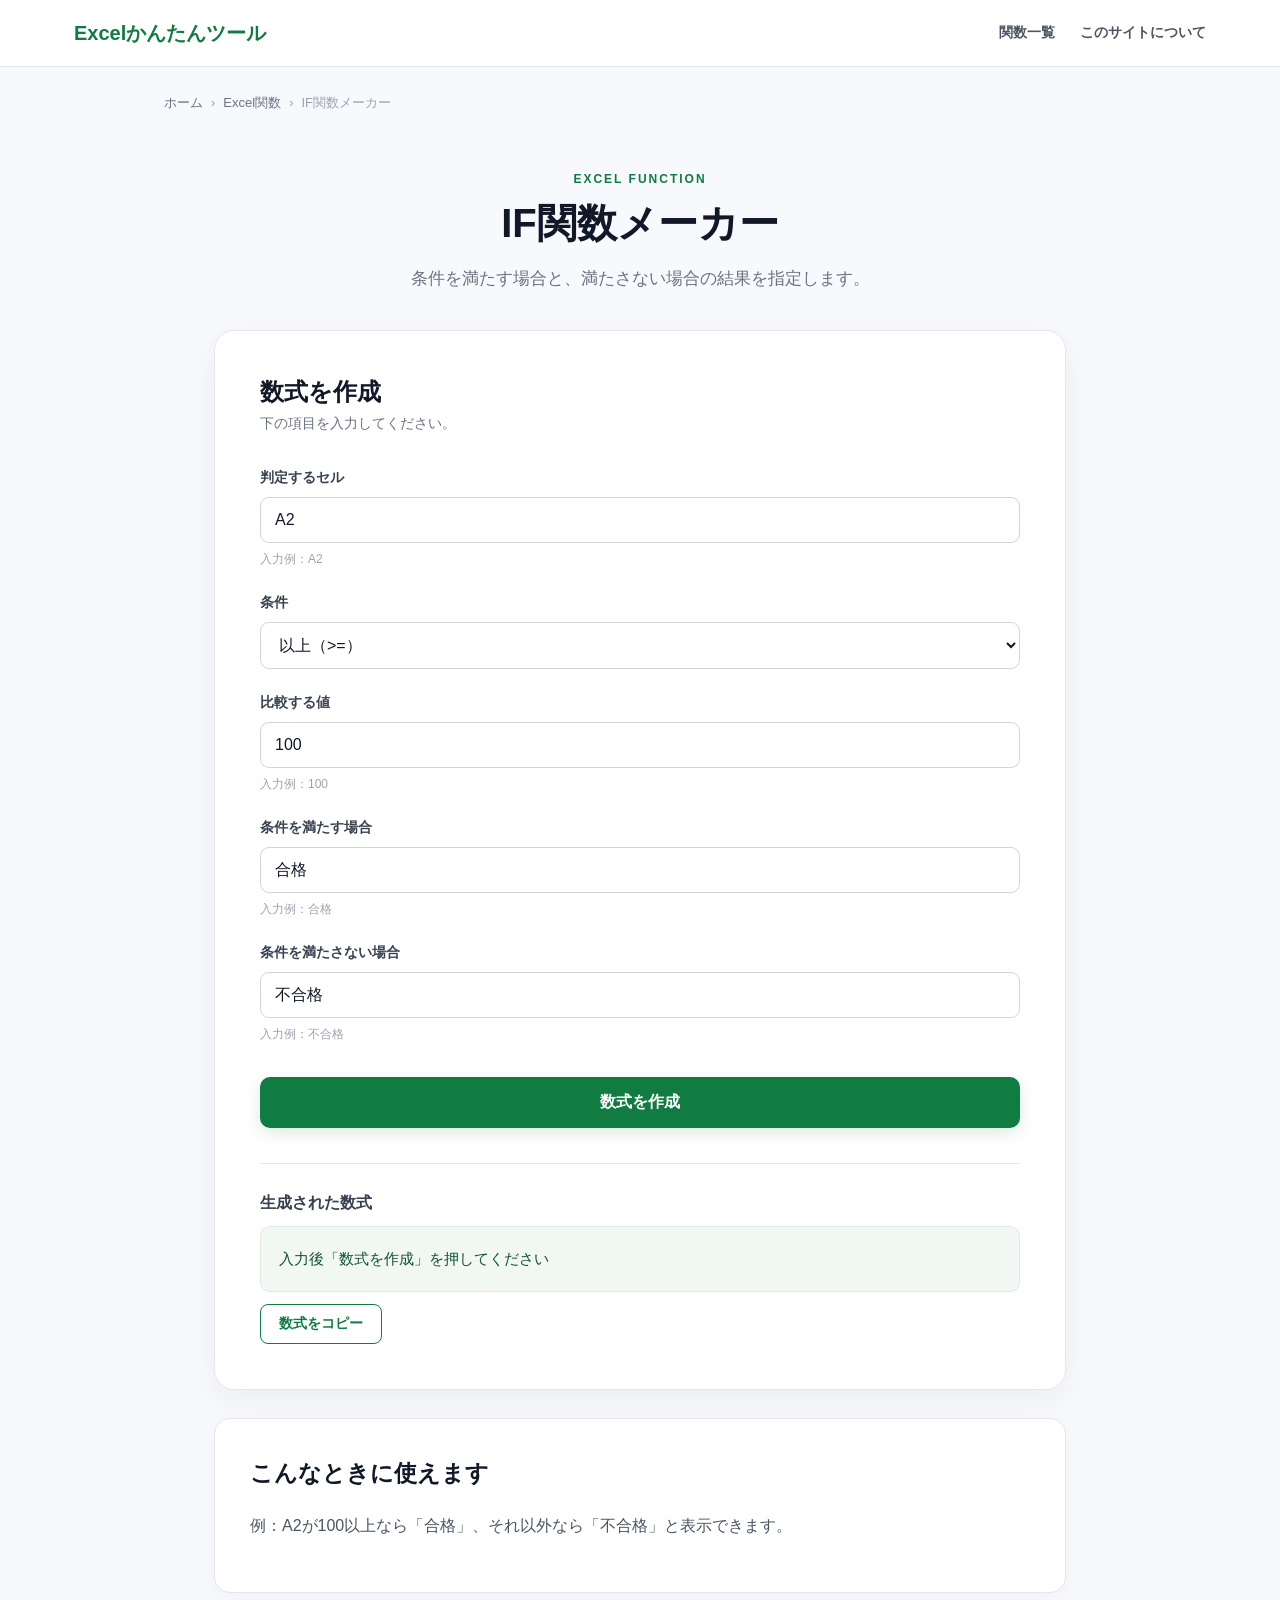
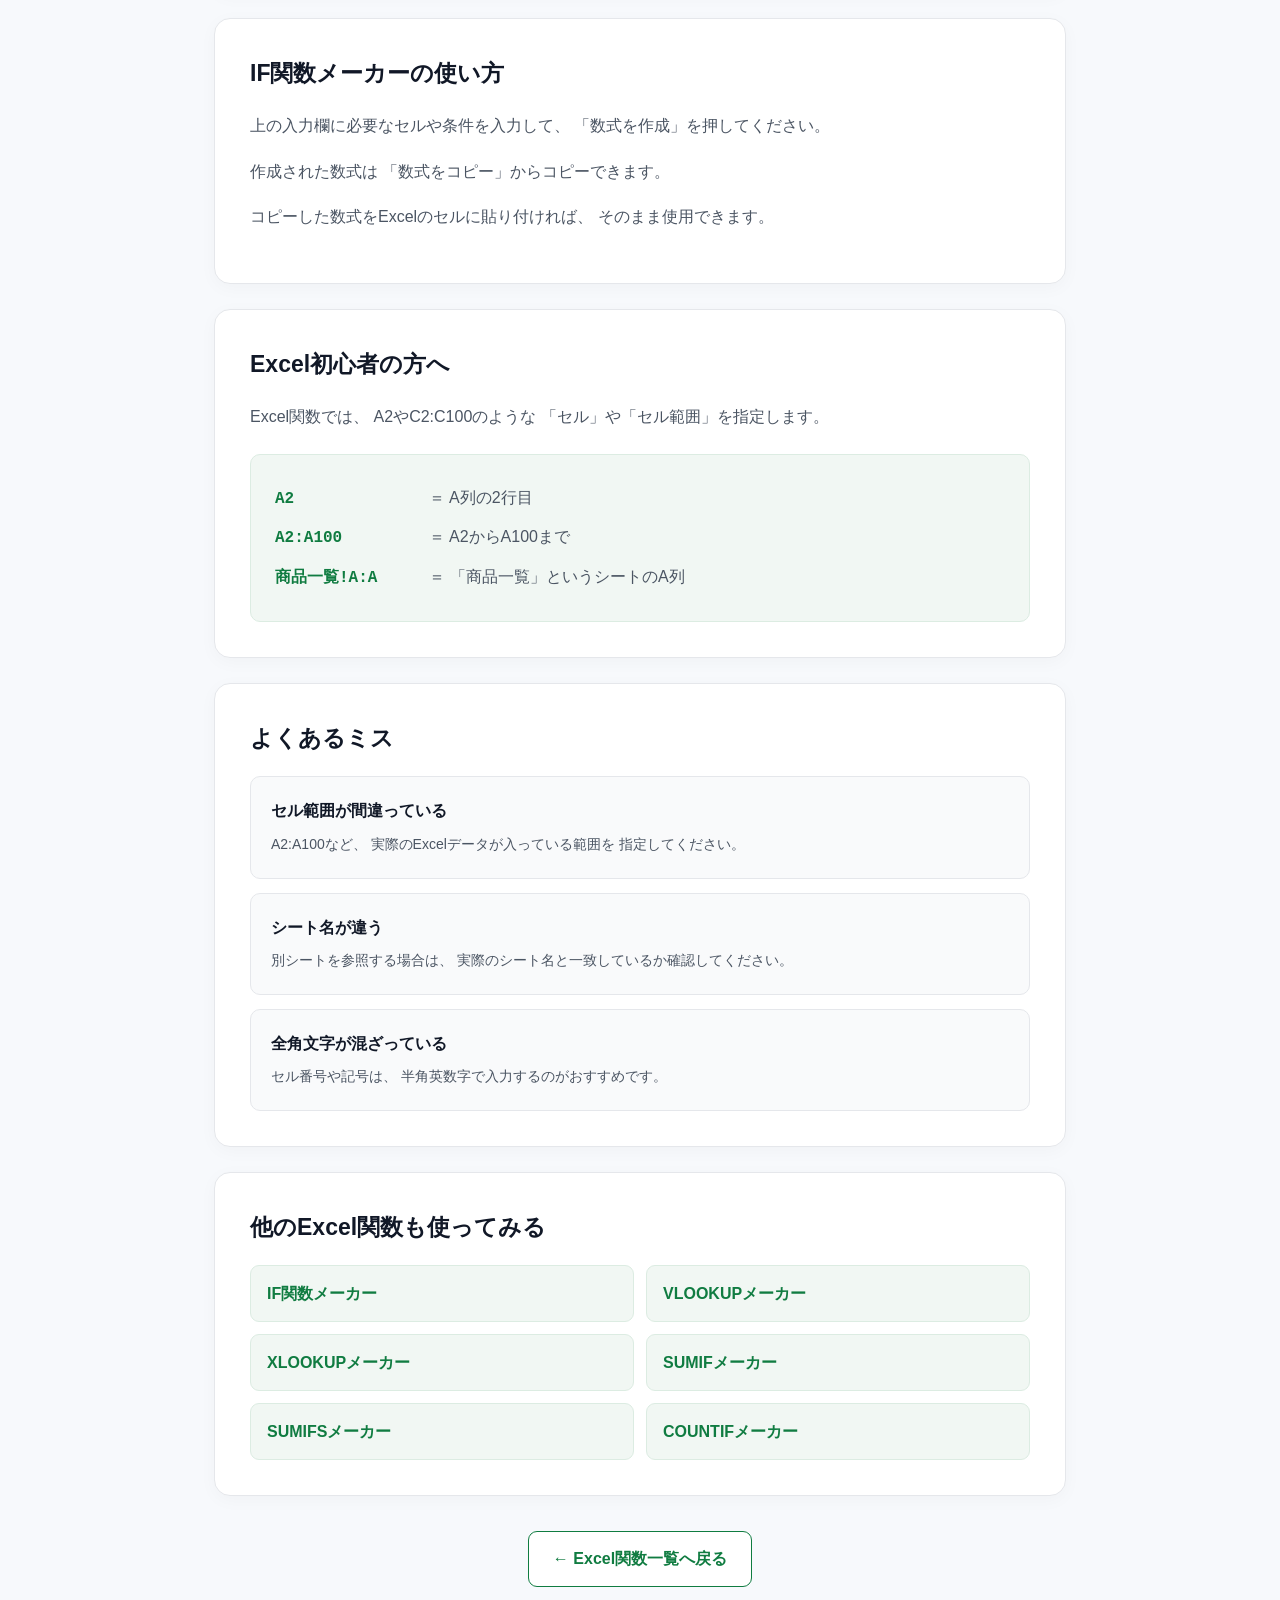
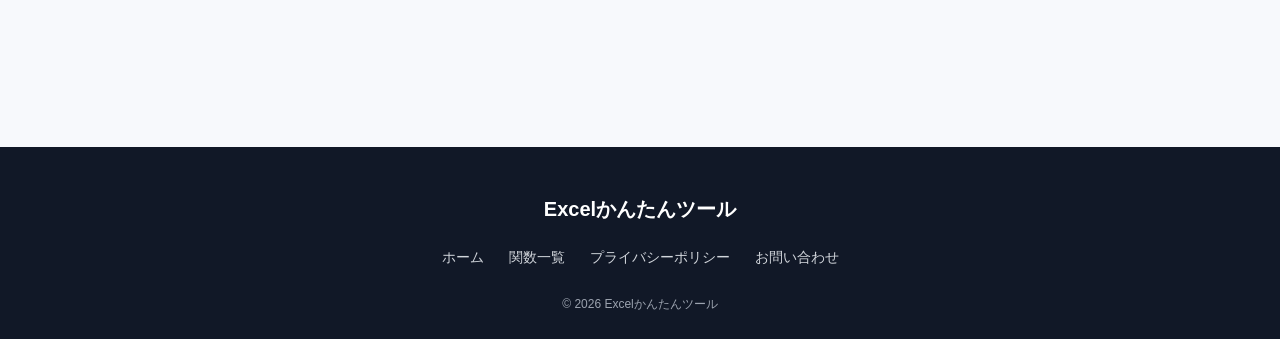
<file: if.html>
<!DOCTYPE html>
<html lang="ja">

<head>

  <!-- Google tag (gtag.js) -->
  <script async src="https://www.googletagmanager.com/gtag/js?id=G-H0FVRL8CGS"></script>

  <script>
    window.dataLayer = window.dataLayer || [];

    function gtag() {
      dataLayer.push(arguments);
    }

    gtag('js', new Date());
    gtag('config', 'G-H0FVRL8CGS');
  </script>


  <meta charset="UTF-8">

  <meta
    name="viewport"
    content="width=device-width, initial-scale=1.0"
  >


  <title id="pageTitle">
    Excel関数メーカー｜Excelかんたんツール
  </title>


  <meta
    id="pageDescription"
    name="description"
    content="Excel関数を無料で簡単に作成できます。"
  >


  <link rel="canonical" href="https://0216satou-spec.github.io/excel-tools/if.html">

  <link
    rel="stylesheet"
    href="style.css"
  >

</head>



<body>


<!-- ========================================
     ヘッダー
========================================= -->

<header class="header">

  <div class="header-inner">

    <a
      href="index.html"
      class="logo"
    >
      Excelかんたんツール
    </a>


    <nav>

      <a href="index.html#tools">
        関数一覧
      </a>

      <a href="index.html#about">
        このサイトについて
      </a>

    </nav>

  </div>

</header>



<!-- ========================================
     パンくず
========================================= -->

<div class="breadcrumb">

  <a href="index.html">
    ホーム
  </a>

  <span>›</span>

  <a href="index.html#tools">
    Excel関数
  </a>

  <span>›</span>

  <span id="breadcrumbCurrent">
    関数メーカー
  </span>

</div>



<!-- ========================================
     メイン
========================================= -->

<main class="tool-page">


  <!-- ========================================
       タイトル
  ========================================= -->

  <section class="tool-page-header">

    <p class="section-label">
      EXCEL FUNCTION
    </p>


    <h1 id="generatorTitle">
      Excel関数メーカー
    </h1>


    <p
      id="generatorDescription"
      class="tool-page-description"
    >
      必要な項目を入力すると、
      Excelで使える数式を自動作成します。
    </p>

  </section>



  <!-- ========================================
       数式メーカー
  ========================================= -->

  <section class="generator-box">

    <h2>
      数式を作成
    </h2>


    <p class="generator-guide">
      下の項目を入力してください。
    </p>


    <!-- script.jsによって入力欄を生成 -->

    <div id="formArea">
    </div>


    <button
      class="generate-button"
      onclick="generateFormula()"
    >
      数式を作成
    </button>



    <!-- ========================================
         生成結果
    ========================================= -->

    <div class="result-area">

      <p class="result-label">
        生成された数式
      </p>


      <div class="formula-box">

        <code id="formulaResult">
          入力後「数式を作成」を押してください
        </code>

      </div>


      <button
        class="copy-button"
        onclick="copyFormula()"
      >
        数式をコピー
      </button>

    </div>

  </section>



  <!-- ========================================
       使用例
  ========================================= -->

  <section class="content-box">

    <h2>
      こんなときに使えます
    </h2>


    <p id="exampleText">
    </p>

  </section>



  <!-- ========================================
       基本的な使い方
  ========================================= -->

  <section class="content-box">

    <h2 id="usageTitle">
      基本的な使い方
    </h2>


    <p>
      上の入力欄に必要なセルや条件を入力して、
      「数式を作成」を押してください。
    </p>


    <p>
      作成された数式は
      「数式をコピー」からコピーできます。
    </p>


    <p>
      コピーした数式をExcelのセルに貼り付ければ、
      そのまま使用できます。
    </p>

  </section>



  <!-- ========================================
       初心者向け
  ========================================= -->

  <section class="content-box">

    <h2>
      Excel初心者の方へ
    </h2>


    <p>
      Excel関数では、
      A2やC2:C100のような
      「セル」や「セル範囲」を指定します。
    </p>


    <div class="mini-example">

      <p>
        <strong>A2</strong>
        ＝ A列の2行目
      </p>


      <p>
        <strong>A2:A100</strong>
        ＝ A2からA100まで
      </p>


      <p>
        <strong>商品一覧!A:A</strong>
        ＝ 「商品一覧」というシートのA列
      </p>

    </div>

  </section>



  <!-- ========================================
       よくあるミス
  ========================================= -->

  <section class="content-box">

    <h2>
      よくあるミス
    </h2>


    <div class="mistake-list">


      <div class="mistake-item">

        <h3>
          セル範囲が間違っている
        </h3>

        <p>
          A2:A100など、
          実際のExcelデータが入っている範囲を
          指定してください。
        </p>

      </div>



      <div class="mistake-item">

        <h3>
          シート名が違う
        </h3>

        <p>
          別シートを参照する場合は、
          実際のシート名と一致しているか確認してください。
        </p>

      </div>



      <div class="mistake-item">

        <h3>
          全角文字が混ざっている
        </h3>

        <p>
          セル番号や記号は、
          半角英数字で入力するのがおすすめです。
        </p>

      </div>


    </div>

  </section>



  <!-- ========================================
       関連ツール
  ========================================= -->

  <section class="content-box">

    <h2>
      他のExcel関数も使ってみる
    </h2>


    <div class="related-tools">

      <a href="tool.html?tool=if">
        IF関数メーカー
      </a>


      <a href="tool.html?tool=vlookup">
        VLOOKUPメーカー
      </a>


      <a href="tool.html?tool=xlookup">
        XLOOKUPメーカー
      </a>


      <a href="tool.html?tool=sumif">
        SUMIFメーカー
      </a>


      <a href="tool.html?tool=sumifs">
        SUMIFSメーカー
      </a>


      <a href="tool.html?tool=countif">
        COUNTIFメーカー
      </a>

    </div>

  </section>



  <!-- ========================================
       関数一覧へ戻る
  ========================================= -->

  <div class="back-home-area">

    <a
      href="index.html#tools"
      class="back-home-button"
    >
      ← Excel関数一覧へ戻る
    </a>

  </div>


</main>



<!-- ========================================
     フッター
========================================= -->

<footer class="site-footer">

  <div class="footer-inner">

    <p class="footer-logo">
      Excelかんたんツール
    </p>


    <div class="footer-links">

      <a href="index.html">
        ホーム
      </a>


      <a href="index.html#tools">
        関数一覧
      </a>


      <a href="privacy.html">
        プライバシーポリシー
      </a>


      <a href="contact.html">
        お問い合わせ
      </a>

    </div>


    <p class="copyright">
      © 2026 Excelかんたんツール
    </p>

  </div>

</footer>



<!-- ========================================
     コピー通知
========================================= -->

<div
  id="toast"
  class="toast"
>
  コピーしました
</div>



<!-- ========================================
     メインJavaScript
========================================= -->

<script src="script.js"></script>



<!-- ========================================
     ツールページ読み込み
========================================= -->

<script>

  document.addEventListener(
    "DOMContentLoaded",
    function () {

      const toolName = "if";


      if (
        toolName &&
        typeof tools !== "undefined" &&
        tools[toolName]
      ) {

        loadToolPage(toolName);

      } else {

        document.getElementById(
          "generatorTitle"
        ).textContent =
          "関数が見つかりません";


        document.getElementById(
          "generatorDescription"
        ).textContent =
          "指定されたExcel関数が見つかりませんでした。";


        document.getElementById(
          "formArea"
        ).innerHTML =
          '<p>関数一覧からツールを選択してください。</p>';

      }

    }
  );



  function loadToolPage(toolName) {

    currentTool = toolName;


    const tool =
      tools[toolName];



    /* ========================================
       タイトル
    ========================================= */

    document.getElementById(
      "generatorTitle"
    ).textContent =
      tool.title;



    /* ========================================
       説明
    ========================================= */

    document.getElementById(
      "generatorDescription"
    ).textContent =
      tool.description;



    /* ========================================
       使用例
    ========================================= */

    document.getElementById(
      "exampleText"
    ).textContent =
      tool.example;



    /* ========================================
       パンくず
    ========================================= */

    document.getElementById(
      "breadcrumbCurrent"
    ).textContent =
      tool.title;



    /* ========================================
       ブラウザタイトル
    ========================================= */

    document.title =
      tool.title +
      "｜無料でExcel数式を自動作成";



    /* ========================================
       meta description
    ========================================= */

    const description =
      document.getElementById(
        "pageDescription"
      );


    description.setAttribute(
      "content",
      tool.title +
      "を無料で作成できます。" +
      tool.description
    );



    /* ========================================
       使い方タイトル
    ========================================= */

    document.getElementById(
      "usageTitle"
    ).textContent =
      tool.title +
      "の使い方";



    /* ========================================
       入力フォーム作成
    ========================================= */

    buildForm(tool);

  }

</script>


</body>

</html>
</file>
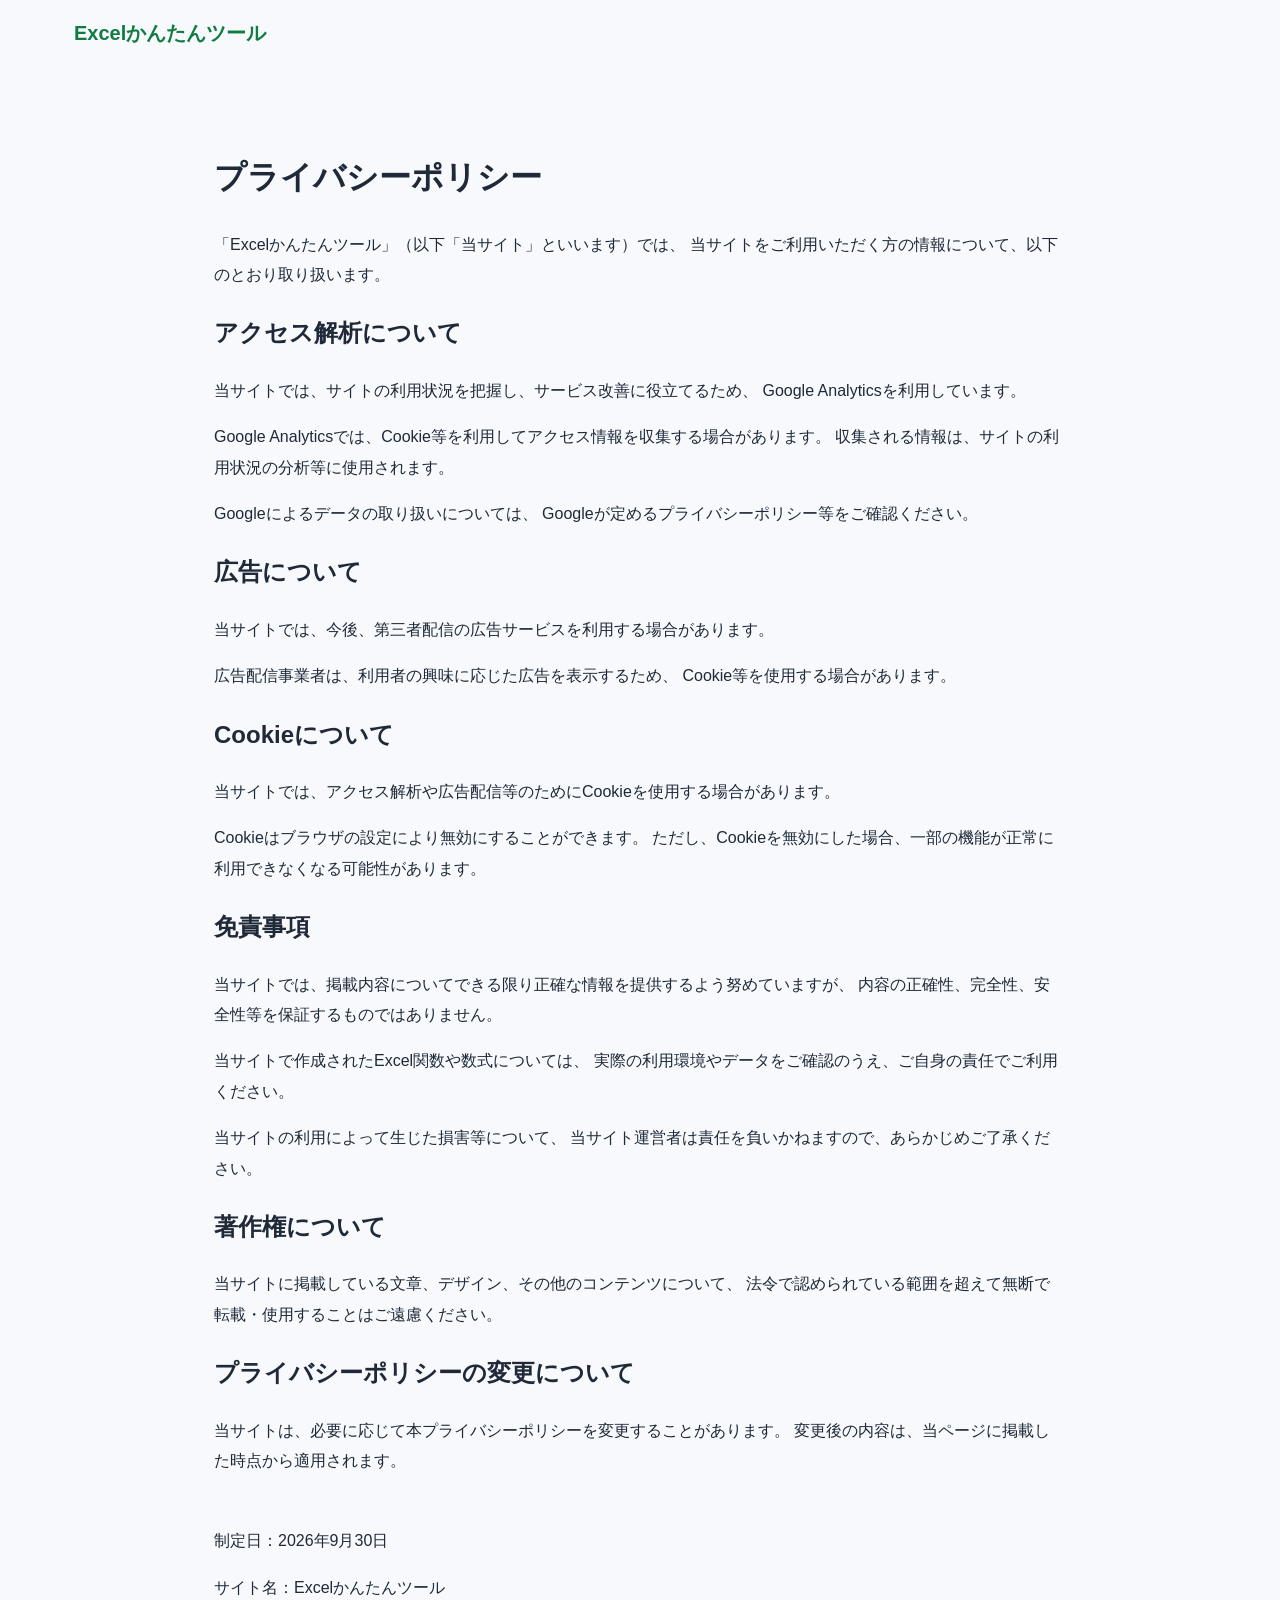
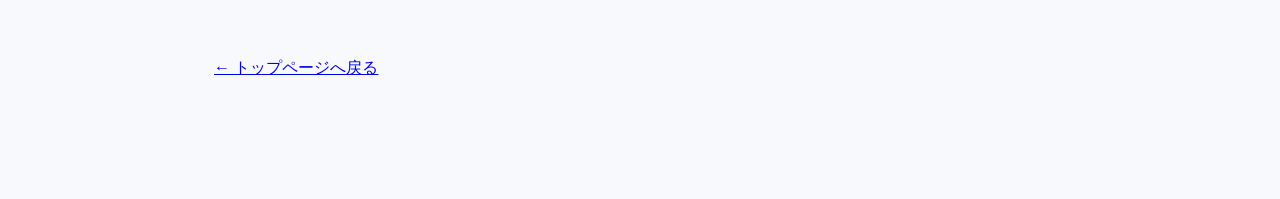
<file: privacy.html>
<!DOCTYPE html>
<html lang="ja">

<head>
  <!-- Google tag (gtag.js) -->
  <script async src="https://www.googletagmanager.com/gtag/js?id=G-H0FVRL8CGS"></script>
  <script>
    window.dataLayer = window.dataLayer || [];
    function gtag(){dataLayer.push(arguments);}
    gtag('js', new Date());
    gtag('config', 'G-H0FVRL8CGS');
  </script>

  <meta charset="UTF-8">
  <meta name="viewport" content="width=device-width, initial-scale=1.0">

  <title>プライバシーポリシー | Excelかんたんツール</title>

  <meta
    name="description"
    content="Excelかんたんツールのプライバシーポリシーです。アクセス解析、広告、免責事項等について掲載しています。"
  >

  <link rel="stylesheet" href="style.css">
</head>

<body>

  <header>
    <div class="header-inner">
      <a href="index.html" class="logo">Excelかんたんツール</a>
    </div>
  </header>

  <main style="max-width: 900px; margin: 0 auto; padding: 60px 24px 100px; line-height: 1.9;">

    <h1>プライバシーポリシー</h1>

    <p>
      「Excelかんたんツール」（以下「当サイト」といいます）では、
      当サイトをご利用いただく方の情報について、以下のとおり取り扱います。
    </p>

    <h2>アクセス解析について</h2>

    <p>
      当サイトでは、サイトの利用状況を把握し、サービス改善に役立てるため、
      Google Analyticsを利用しています。
    </p>

    <p>
      Google Analyticsでは、Cookie等を利用してアクセス情報を収集する場合があります。
      収集される情報は、サイトの利用状況の分析等に使用されます。
    </p>

    <p>
      Googleによるデータの取り扱いについては、
      Googleが定めるプライバシーポリシー等をご確認ください。
    </p>

    <h2>広告について</h2>

    <p>
      当サイトでは、今後、第三者配信の広告サービスを利用する場合があります。
    </p>

    <p>
      広告配信事業者は、利用者の興味に応じた広告を表示するため、
      Cookie等を使用する場合があります。
    </p>

    <h2>Cookieについて</h2>

    <p>
      当サイトでは、アクセス解析や広告配信等のためにCookieを使用する場合があります。
    </p>

    <p>
      Cookieはブラウザの設定により無効にすることができます。
      ただし、Cookieを無効にした場合、一部の機能が正常に利用できなくなる可能性があります。
    </p>

    <h2>免責事項</h2>

    <p>
      当サイトでは、掲載内容についてできる限り正確な情報を提供するよう努めていますが、
      内容の正確性、完全性、安全性等を保証するものではありません。
    </p>

    <p>
      当サイトで作成されたExcel関数や数式については、
      実際の利用環境やデータをご確認のうえ、ご自身の責任でご利用ください。
    </p>

    <p>
      当サイトの利用によって生じた損害等について、
      当サイト運営者は責任を負いかねますので、あらかじめご了承ください。
    </p>

    <h2>著作権について</h2>

    <p>
      当サイトに掲載している文章、デザイン、その他のコンテンツについて、
      法令で認められている範囲を超えて無断で転載・使用することはご遠慮ください。
    </p>

    <h2>プライバシーポリシーの変更について</h2>

    <p>
      当サイトは、必要に応じて本プライバシーポリシーを変更することがあります。
      変更後の内容は、当ページに掲載した時点から適用されます。
    </p>

    <p style="margin-top: 50px;">
      制定日：2026年9月30日
    </p>

    <p>
      サイト名：Excelかんたんツール
    </p>

    <p style="margin-top: 50px;">
      <a href="index.html">← トップページへ戻る</a>
    </p>

  </main>

</body>
</html>
</file>
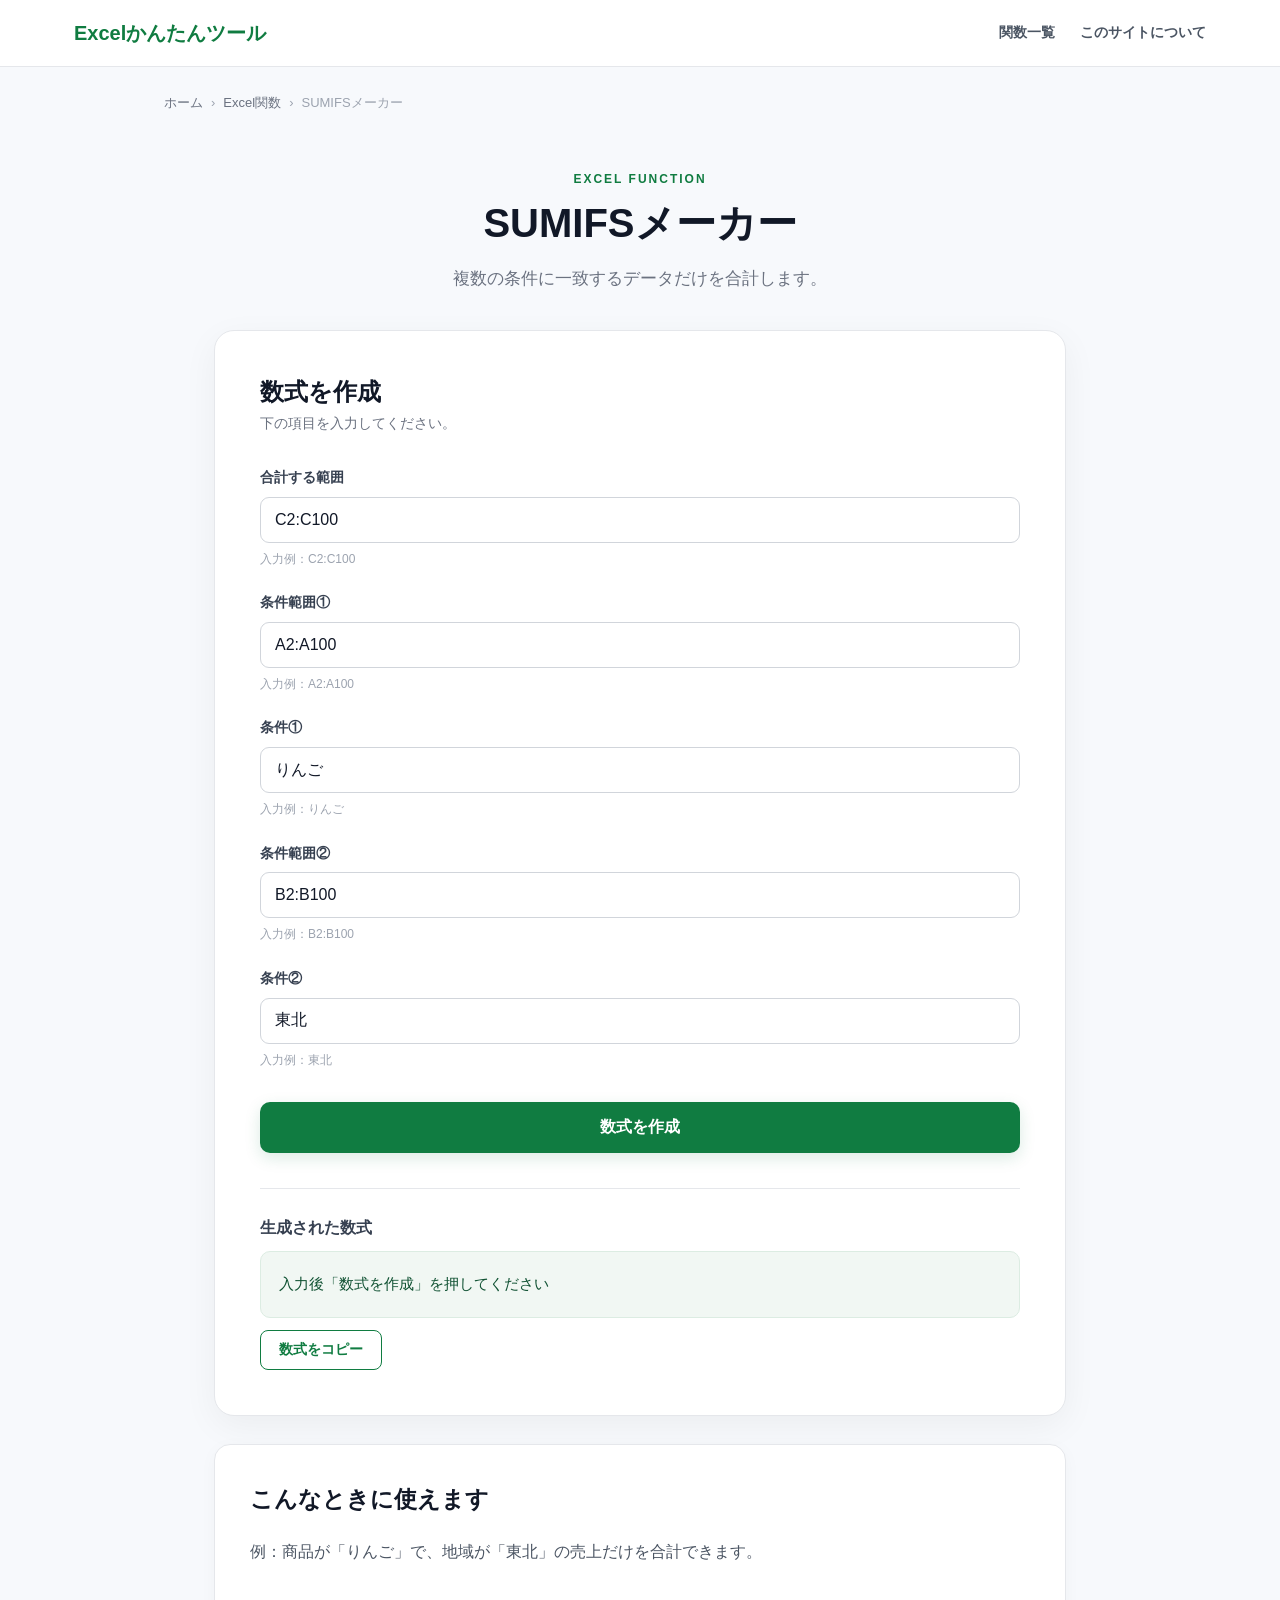
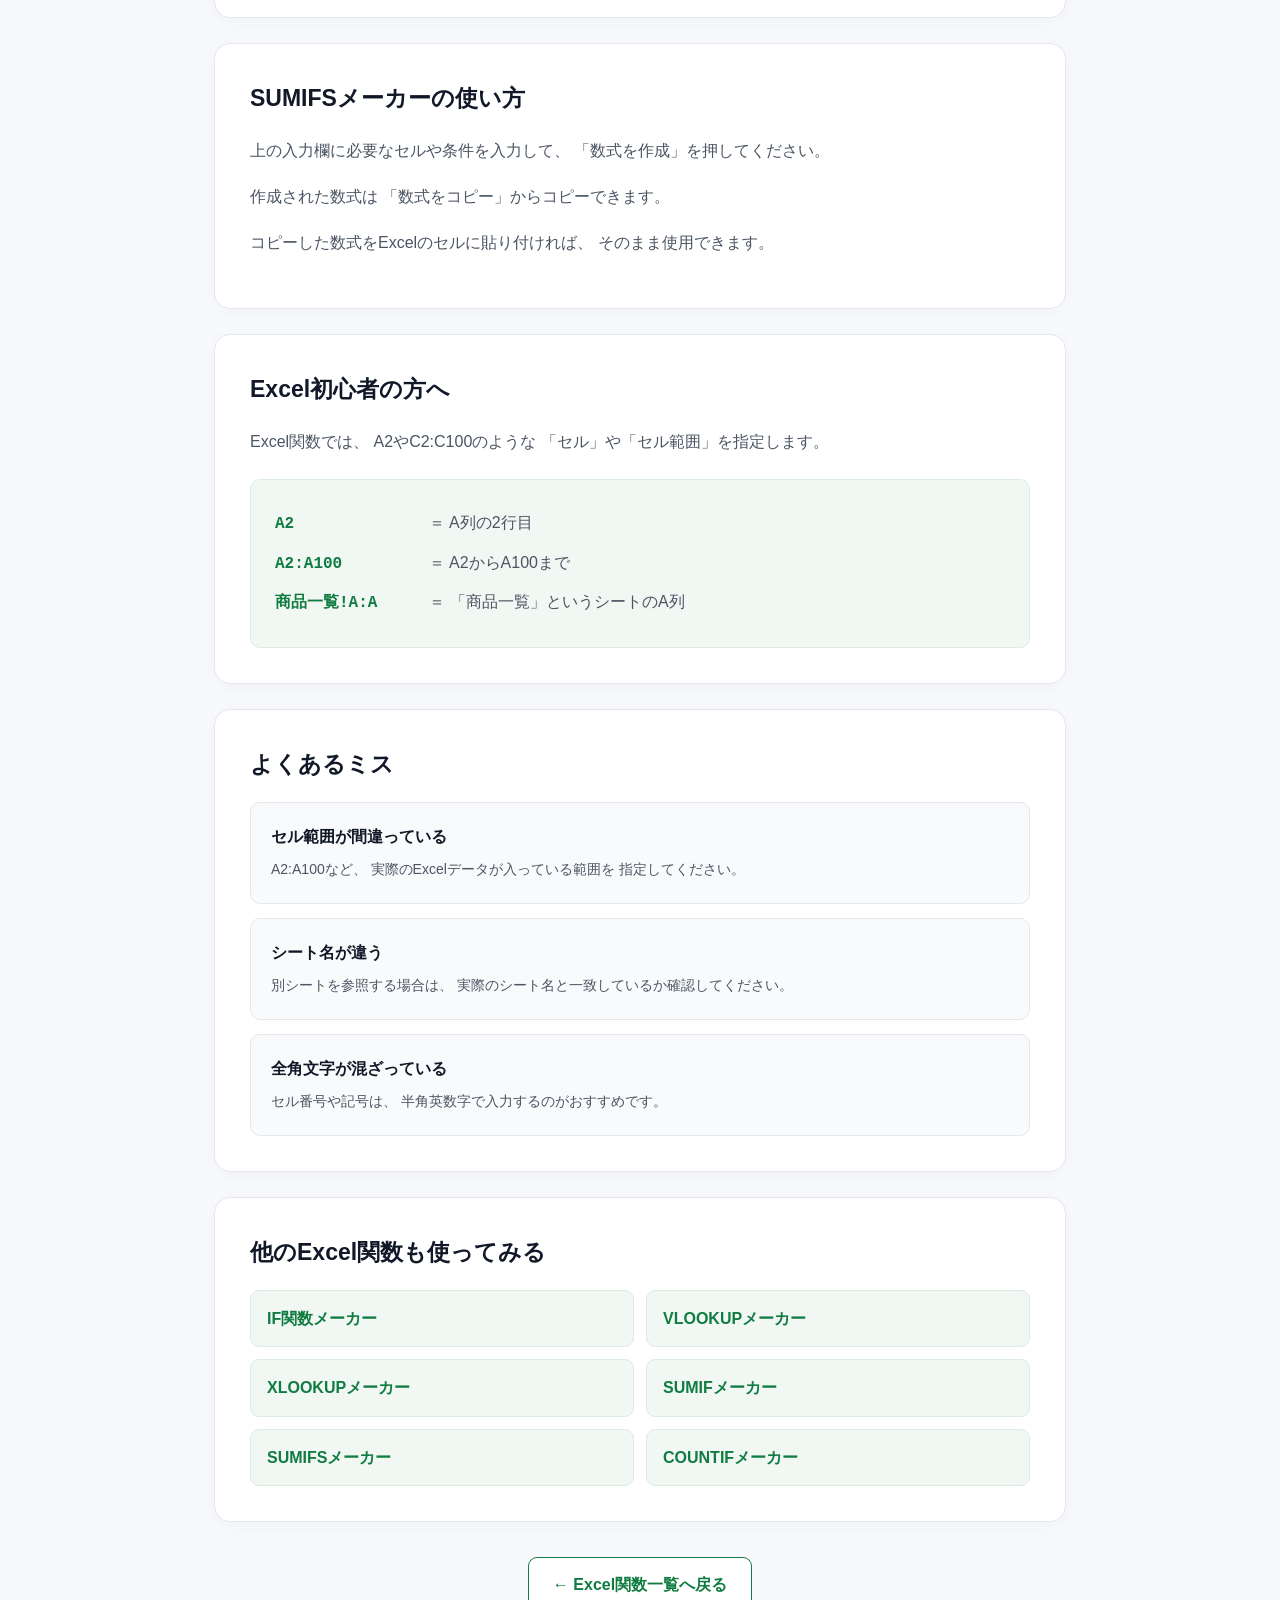
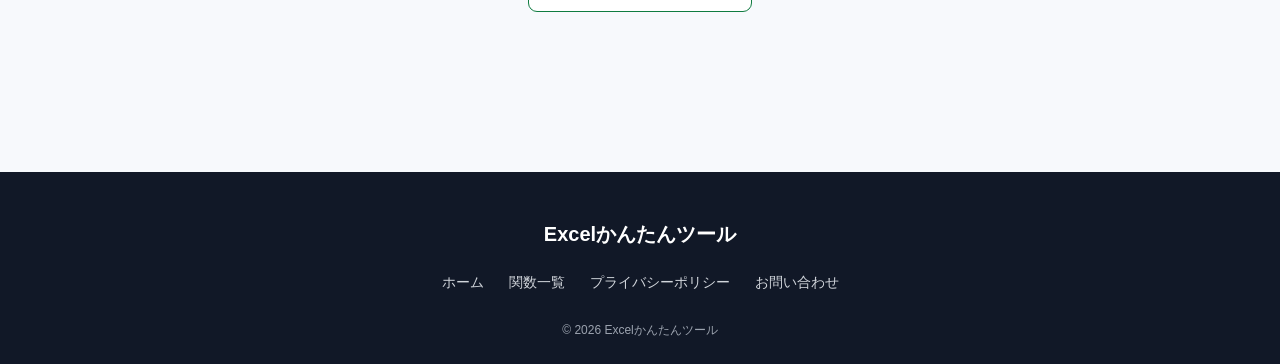
<file: sumifs.html>
<!DOCTYPE html>
<html lang="ja">

<head>

  <!-- Google tag (gtag.js) -->
  <script async src="https://www.googletagmanager.com/gtag/js?id=G-H0FVRL8CGS"></script>

  <script>
    window.dataLayer = window.dataLayer || [];

    function gtag() {
      dataLayer.push(arguments);
    }

    gtag('js', new Date());
    gtag('config', 'G-H0FVRL8CGS');
  </script>


  <meta charset="UTF-8">

  <meta
    name="viewport"
    content="width=device-width, initial-scale=1.0"
  >


  <title id="pageTitle">
    Excel関数メーカー｜Excelかんたんツール
  </title>


  <meta
    id="pageDescription"
    name="description"
    content="Excel関数を無料で簡単に作成できます。"
  >


  <link rel="canonical" href="https://0216satou-spec.github.io/excel-tools/sumifs.html">

  <link
    rel="stylesheet"
    href="style.css"
  >

</head>



<body>


<!-- ========================================
     ヘッダー
========================================= -->

<header class="header">

  <div class="header-inner">

    <a
      href="index.html"
      class="logo"
    >
      Excelかんたんツール
    </a>


    <nav>

      <a href="index.html#tools">
        関数一覧
      </a>

      <a href="index.html#about">
        このサイトについて
      </a>

    </nav>

  </div>

</header>



<!-- ========================================
     パンくず
========================================= -->

<div class="breadcrumb">

  <a href="index.html">
    ホーム
  </a>

  <span>›</span>

  <a href="index.html#tools">
    Excel関数
  </a>

  <span>›</span>

  <span id="breadcrumbCurrent">
    関数メーカー
  </span>

</div>



<!-- ========================================
     メイン
========================================= -->

<main class="tool-page">


  <!-- ========================================
       タイトル
  ========================================= -->

  <section class="tool-page-header">

    <p class="section-label">
      EXCEL FUNCTION
    </p>


    <h1 id="generatorTitle">
      Excel関数メーカー
    </h1>


    <p
      id="generatorDescription"
      class="tool-page-description"
    >
      必要な項目を入力すると、
      Excelで使える数式を自動作成します。
    </p>

  </section>



  <!-- ========================================
       数式メーカー
  ========================================= -->

  <section class="generator-box">

    <h2>
      数式を作成
    </h2>


    <p class="generator-guide">
      下の項目を入力してください。
    </p>


    <!-- script.jsによって入力欄を生成 -->

    <div id="formArea">
    </div>


    <button
      class="generate-button"
      onclick="generateFormula()"
    >
      数式を作成
    </button>



    <!-- ========================================
         生成結果
    ========================================= -->

    <div class="result-area">

      <p class="result-label">
        生成された数式
      </p>


      <div class="formula-box">

        <code id="formulaResult">
          入力後「数式を作成」を押してください
        </code>

      </div>


      <button
        class="copy-button"
        onclick="copyFormula()"
      >
        数式をコピー
      </button>

    </div>

  </section>



  <!-- ========================================
       使用例
  ========================================= -->

  <section class="content-box">

    <h2>
      こんなときに使えます
    </h2>


    <p id="exampleText">
    </p>

  </section>



  <!-- ========================================
       基本的な使い方
  ========================================= -->

  <section class="content-box">

    <h2 id="usageTitle">
      基本的な使い方
    </h2>


    <p>
      上の入力欄に必要なセルや条件を入力して、
      「数式を作成」を押してください。
    </p>


    <p>
      作成された数式は
      「数式をコピー」からコピーできます。
    </p>


    <p>
      コピーした数式をExcelのセルに貼り付ければ、
      そのまま使用できます。
    </p>

  </section>



  <!-- ========================================
       初心者向け
  ========================================= -->

  <section class="content-box">

    <h2>
      Excel初心者の方へ
    </h2>


    <p>
      Excel関数では、
      A2やC2:C100のような
      「セル」や「セル範囲」を指定します。
    </p>


    <div class="mini-example">

      <p>
        <strong>A2</strong>
        ＝ A列の2行目
      </p>


      <p>
        <strong>A2:A100</strong>
        ＝ A2からA100まで
      </p>


      <p>
        <strong>商品一覧!A:A</strong>
        ＝ 「商品一覧」というシートのA列
      </p>

    </div>

  </section>



  <!-- ========================================
       よくあるミス
  ========================================= -->

  <section class="content-box">

    <h2>
      よくあるミス
    </h2>


    <div class="mistake-list">


      <div class="mistake-item">

        <h3>
          セル範囲が間違っている
        </h3>

        <p>
          A2:A100など、
          実際のExcelデータが入っている範囲を
          指定してください。
        </p>

      </div>



      <div class="mistake-item">

        <h3>
          シート名が違う
        </h3>

        <p>
          別シートを参照する場合は、
          実際のシート名と一致しているか確認してください。
        </p>

      </div>



      <div class="mistake-item">

        <h3>
          全角文字が混ざっている
        </h3>

        <p>
          セル番号や記号は、
          半角英数字で入力するのがおすすめです。
        </p>

      </div>


    </div>

  </section>



  <!-- ========================================
       関連ツール
  ========================================= -->

  <section class="content-box">

    <h2>
      他のExcel関数も使ってみる
    </h2>


    <div class="related-tools">

      <a href="tool.html?tool=if">
        IF関数メーカー
      </a>


      <a href="tool.html?tool=vlookup">
        VLOOKUPメーカー
      </a>


      <a href="tool.html?tool=xlookup">
        XLOOKUPメーカー
      </a>


      <a href="tool.html?tool=sumif">
        SUMIFメーカー
      </a>


      <a href="tool.html?tool=sumifs">
        SUMIFSメーカー
      </a>


      <a href="tool.html?tool=countif">
        COUNTIFメーカー
      </a>

    </div>

  </section>



  <!-- ========================================
       関数一覧へ戻る
  ========================================= -->

  <div class="back-home-area">

    <a
      href="index.html#tools"
      class="back-home-button"
    >
      ← Excel関数一覧へ戻る
    </a>

  </div>


</main>



<!-- ========================================
     フッター
========================================= -->

<footer class="site-footer">

  <div class="footer-inner">

    <p class="footer-logo">
      Excelかんたんツール
    </p>


    <div class="footer-links">

      <a href="index.html">
        ホーム
      </a>


      <a href="index.html#tools">
        関数一覧
      </a>


      <a href="privacy.html">
        プライバシーポリシー
      </a>


      <a href="contact.html">
        お問い合わせ
      </a>

    </div>


    <p class="copyright">
      © 2026 Excelかんたんツール
    </p>

  </div>

</footer>



<!-- ========================================
     コピー通知
========================================= -->

<div
  id="toast"
  class="toast"
>
  コピーしました
</div>



<!-- ========================================
     メインJavaScript
========================================= -->

<script src="script.js"></script>



<!-- ========================================
     ツールページ読み込み
========================================= -->

<script>

  document.addEventListener(
    "DOMContentLoaded",
    function () {

      const toolName = "sumifs";


      if (
        toolName &&
        typeof tools !== "undefined" &&
        tools[toolName]
      ) {

        loadToolPage(toolName);

      } else {

        document.getElementById(
          "generatorTitle"
        ).textContent =
          "関数が見つかりません";


        document.getElementById(
          "generatorDescription"
        ).textContent =
          "指定されたExcel関数が見つかりませんでした。";


        document.getElementById(
          "formArea"
        ).innerHTML =
          '<p>関数一覧からツールを選択してください。</p>';

      }

    }
  );



  function loadToolPage(toolName) {

    currentTool = toolName;


    const tool =
      tools[toolName];



    /* ========================================
       タイトル
    ========================================= */

    document.getElementById(
      "generatorTitle"
    ).textContent =
      tool.title;



    /* ========================================
       説明
    ========================================= */

    document.getElementById(
      "generatorDescription"
    ).textContent =
      tool.description;



    /* ========================================
       使用例
    ========================================= */

    document.getElementById(
      "exampleText"
    ).textContent =
      tool.example;



    /* ========================================
       パンくず
    ========================================= */

    document.getElementById(
      "breadcrumbCurrent"
    ).textContent =
      tool.title;



    /* ========================================
       ブラウザタイトル
    ========================================= */

    document.title =
      tool.title +
      "｜無料でExcel数式を自動作成";



    /* ========================================
       meta description
    ========================================= */

    const description =
      document.getElementById(
        "pageDescription"
      );


    description.setAttribute(
      "content",
      tool.title +
      "を無料で作成できます。" +
      tool.description
    );



    /* ========================================
       使い方タイトル
    ========================================= */

    document.getElementById(
      "usageTitle"
    ).textContent =
      tool.title +
      "の使い方";



    /* ========================================
       入力フォーム作成
    ========================================= */

    buildForm(tool);

  }

</script>


</body>

</html>
</file>
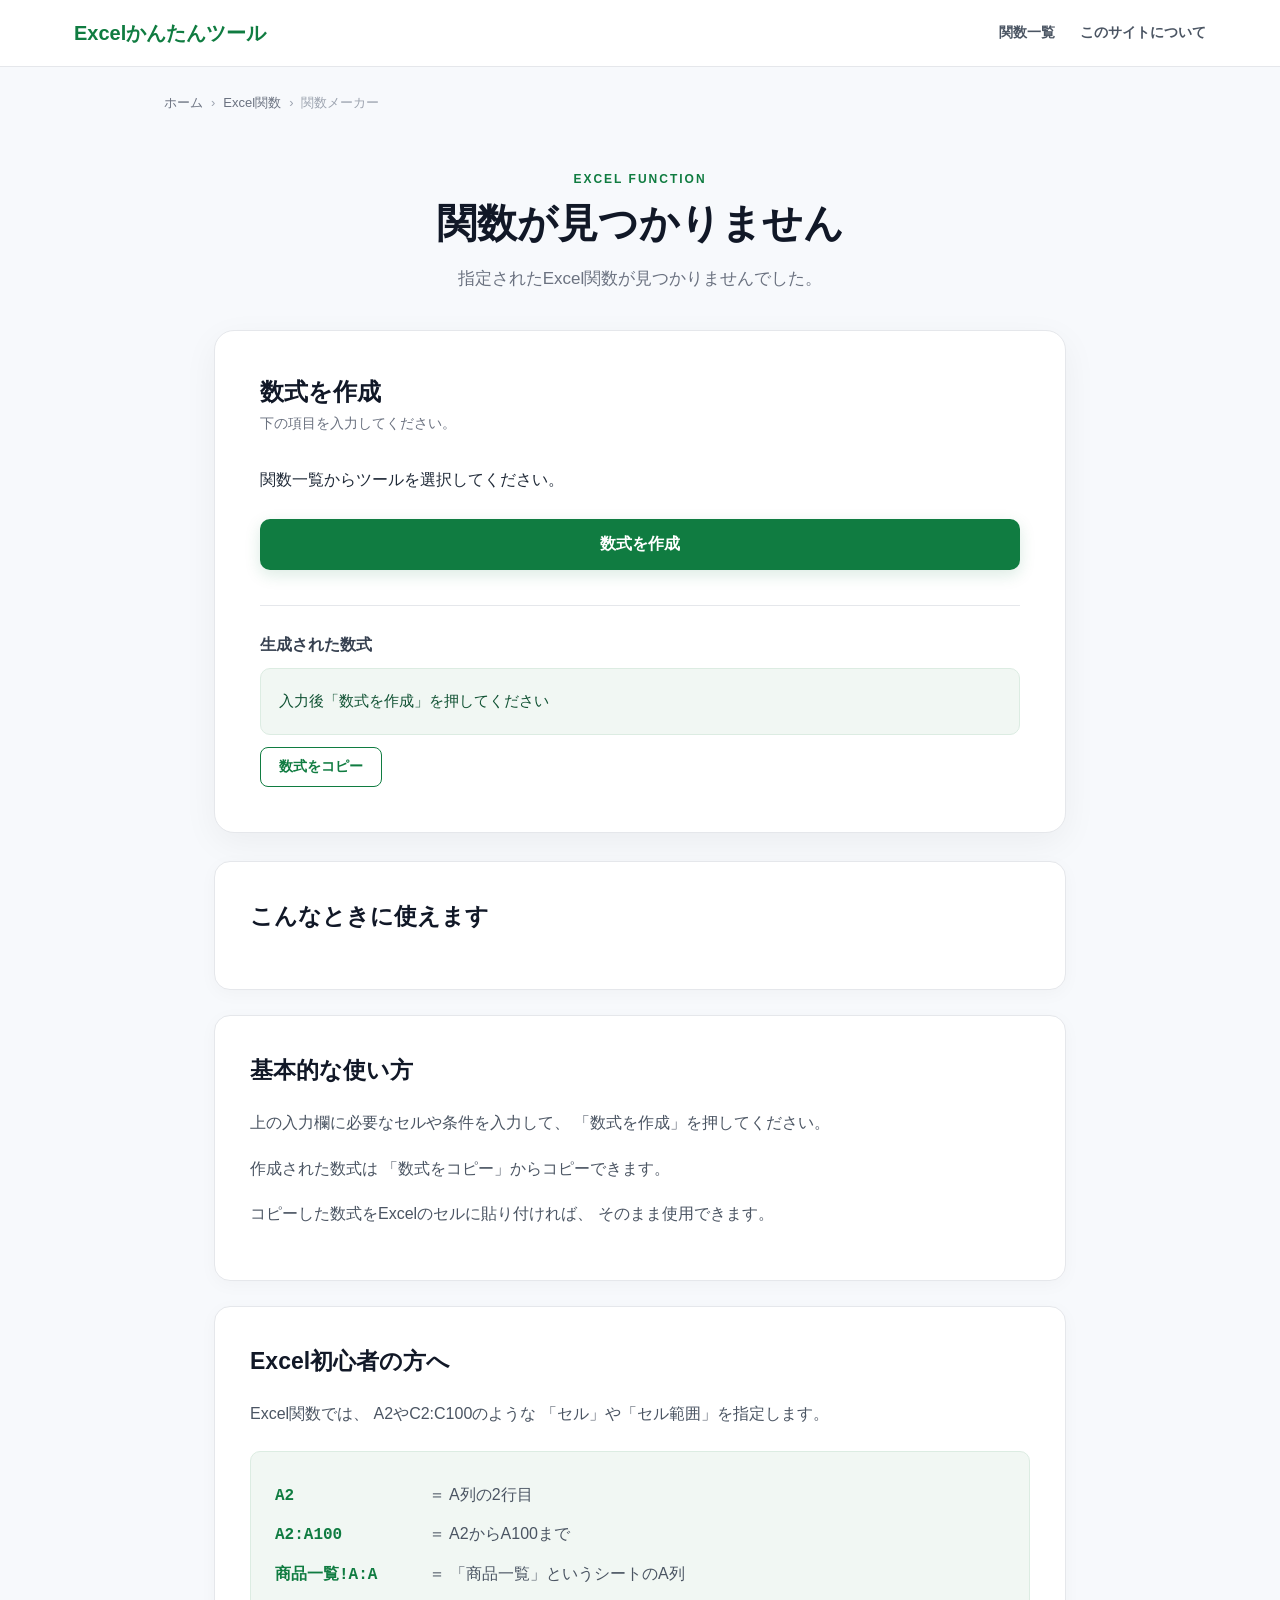
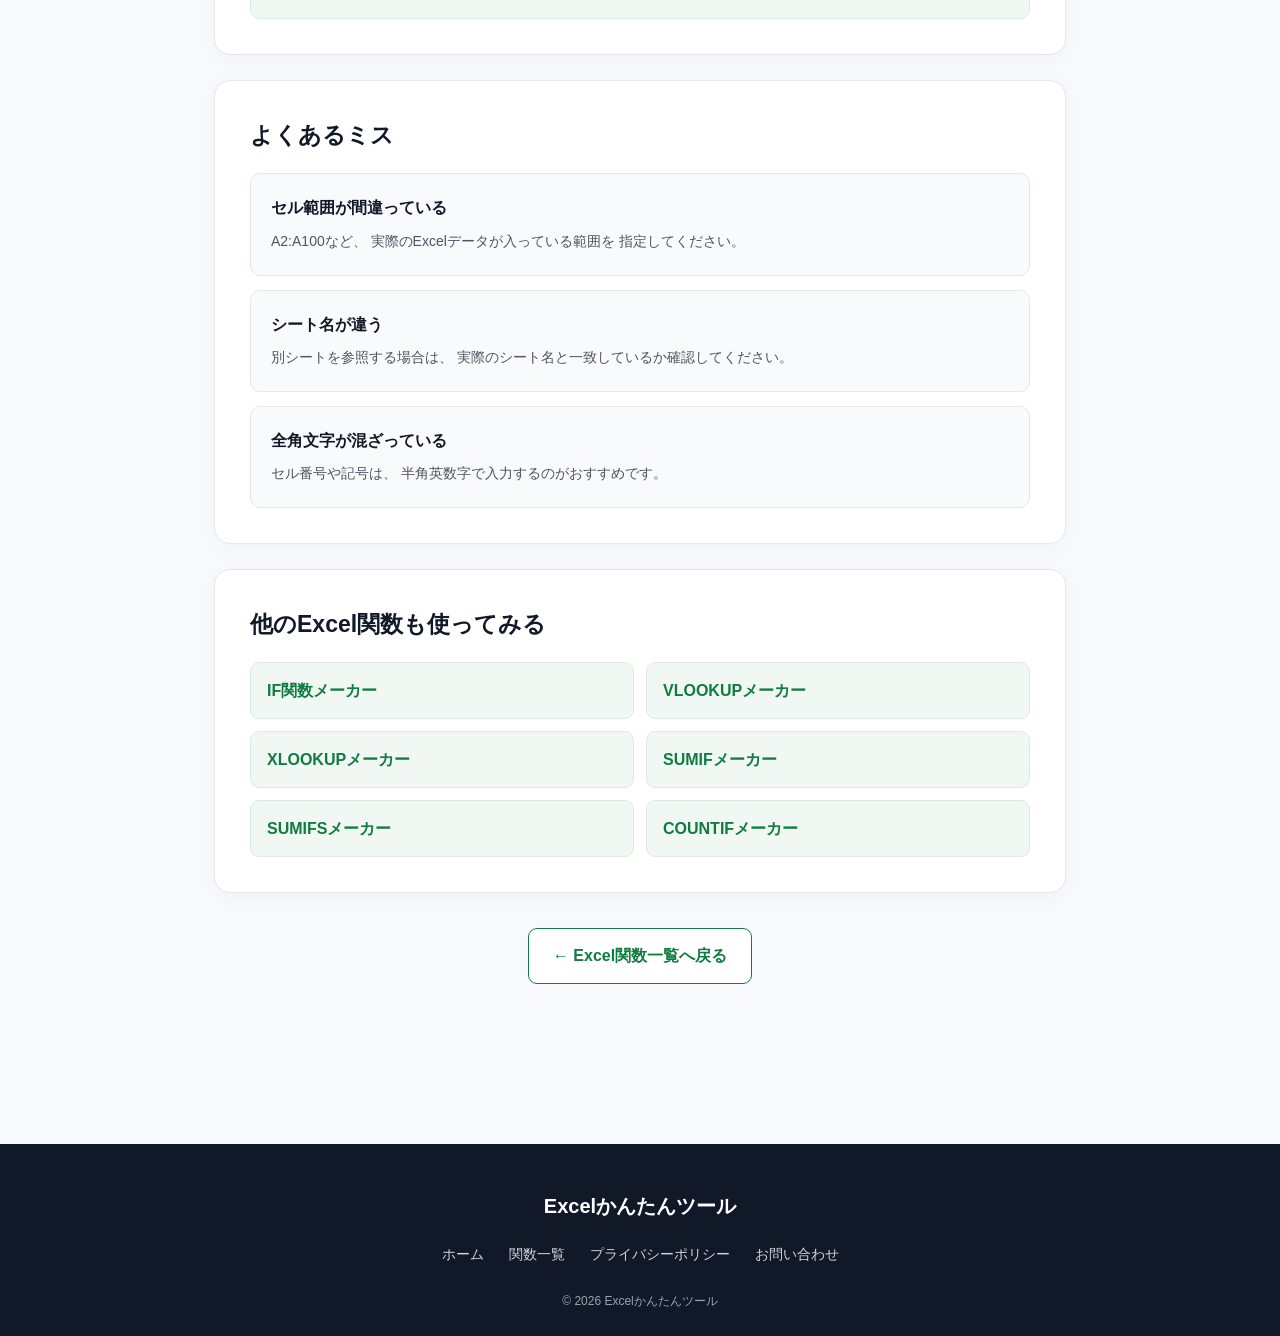
<file: tool.html>
<!DOCTYPE html>
<html lang="ja">

<head>

  <!-- Google tag (gtag.js) -->
  <script async src="https://www.googletagmanager.com/gtag/js?id=G-H0FVRL8CGS"></script>

  <script>
    window.dataLayer = window.dataLayer || [];

    function gtag() {
      dataLayer.push(arguments);
    }

    gtag('js', new Date());
    gtag('config', 'G-H0FVRL8CGS');
  </script>


  <meta charset="UTF-8">

  <meta
    name="viewport"
    content="width=device-width, initial-scale=1.0"
  >


  <title id="pageTitle">
    Excel関数メーカー｜Excelかんたんツール
  </title>


  <meta
    id="pageDescription"
    name="description"
    content="Excel関数を無料で簡単に作成できます。"
  >


  <link
    rel="stylesheet"
    href="style.css"
  >

</head>



<body>


<!-- ========================================
     ヘッダー
========================================= -->

<header class="header">

  <div class="header-inner">

    <a
      href="index.html"
      class="logo"
    >
      Excelかんたんツール
    </a>


    <nav>

      <a href="index.html#tools">
        関数一覧
      </a>

      <a href="index.html#about">
        このサイトについて
      </a>

    </nav>

  </div>

</header>



<!-- ========================================
     パンくず
========================================= -->

<div class="breadcrumb">

  <a href="index.html">
    ホーム
  </a>

  <span>›</span>

  <a href="index.html#tools">
    Excel関数
  </a>

  <span>›</span>

  <span id="breadcrumbCurrent">
    関数メーカー
  </span>

</div>



<!-- ========================================
     メイン
========================================= -->

<main class="tool-page">


  <!-- ========================================
       タイトル
  ========================================= -->

  <section class="tool-page-header">

    <p class="section-label">
      EXCEL FUNCTION
    </p>


    <h1 id="generatorTitle">
      Excel関数メーカー
    </h1>


    <p
      id="generatorDescription"
      class="tool-page-description"
    >
      必要な項目を入力すると、
      Excelで使える数式を自動作成します。
    </p>

  </section>



  <!-- ========================================
       数式メーカー
  ========================================= -->

  <section class="generator-box">

    <h2>
      数式を作成
    </h2>


    <p class="generator-guide">
      下の項目を入力してください。
    </p>


    <!-- script.jsによって入力欄を生成 -->

    <div id="formArea">
    </div>


    <button
      class="generate-button"
      onclick="generateFormula()"
    >
      数式を作成
    </button>



    <!-- ========================================
         生成結果
    ========================================= -->

    <div class="result-area">

      <p class="result-label">
        生成された数式
      </p>


      <div class="formula-box">

        <code id="formulaResult">
          入力後「数式を作成」を押してください
        </code>

      </div>


      <button
        class="copy-button"
        onclick="copyFormula()"
      >
        数式をコピー
      </button>

    </div>

  </section>



  <!-- ========================================
       使用例
  ========================================= -->

  <section class="content-box">

    <h2>
      こんなときに使えます
    </h2>


    <p id="exampleText">
    </p>

  </section>



  <!-- ========================================
       基本的な使い方
  ========================================= -->

  <section class="content-box">

    <h2 id="usageTitle">
      基本的な使い方
    </h2>


    <p>
      上の入力欄に必要なセルや条件を入力して、
      「数式を作成」を押してください。
    </p>


    <p>
      作成された数式は
      「数式をコピー」からコピーできます。
    </p>


    <p>
      コピーした数式をExcelのセルに貼り付ければ、
      そのまま使用できます。
    </p>

  </section>



  <!-- ========================================
       初心者向け
  ========================================= -->

  <section class="content-box">

    <h2>
      Excel初心者の方へ
    </h2>


    <p>
      Excel関数では、
      A2やC2:C100のような
      「セル」や「セル範囲」を指定します。
    </p>


    <div class="mini-example">

      <p>
        <strong>A2</strong>
        ＝ A列の2行目
      </p>


      <p>
        <strong>A2:A100</strong>
        ＝ A2からA100まで
      </p>


      <p>
        <strong>商品一覧!A:A</strong>
        ＝ 「商品一覧」というシートのA列
      </p>

    </div>

  </section>



  <!-- ========================================
       よくあるミス
  ========================================= -->

  <section class="content-box">

    <h2>
      よくあるミス
    </h2>


    <div class="mistake-list">


      <div class="mistake-item">

        <h3>
          セル範囲が間違っている
        </h3>

        <p>
          A2:A100など、
          実際のExcelデータが入っている範囲を
          指定してください。
        </p>

      </div>



      <div class="mistake-item">

        <h3>
          シート名が違う
        </h3>

        <p>
          別シートを参照する場合は、
          実際のシート名と一致しているか確認してください。
        </p>

      </div>



      <div class="mistake-item">

        <h3>
          全角文字が混ざっている
        </h3>

        <p>
          セル番号や記号は、
          半角英数字で入力するのがおすすめです。
        </p>

      </div>


    </div>

  </section>



  <!-- ========================================
       関連ツール
  ========================================= -->

  <section class="content-box">

    <h2>
      他のExcel関数も使ってみる
    </h2>


    <div class="related-tools">

      <a href="tool.html?tool=if">
        IF関数メーカー
      </a>


      <a href="tool.html?tool=vlookup">
        VLOOKUPメーカー
      </a>


      <a href="tool.html?tool=xlookup">
        XLOOKUPメーカー
      </a>


      <a href="tool.html?tool=sumif">
        SUMIFメーカー
      </a>


      <a href="tool.html?tool=sumifs">
        SUMIFSメーカー
      </a>


      <a href="tool.html?tool=countif">
        COUNTIFメーカー
      </a>

    </div>

  </section>



  <!-- ========================================
       関数一覧へ戻る
  ========================================= -->

  <div class="back-home-area">

    <a
      href="index.html#tools"
      class="back-home-button"
    >
      ← Excel関数一覧へ戻る
    </a>

  </div>


</main>



<!-- ========================================
     フッター
========================================= -->

<footer class="site-footer">

  <div class="footer-inner">

    <p class="footer-logo">
      Excelかんたんツール
    </p>


    <div class="footer-links">

      <a href="index.html">
        ホーム
      </a>


      <a href="index.html#tools">
        関数一覧
      </a>


      <a href="privacy.html">
        プライバシーポリシー
      </a>


      <a href="contact.html">
        お問い合わせ
      </a>

    </div>


    <p class="copyright">
      © 2026 Excelかんたんツール
    </p>

  </div>

</footer>



<!-- ========================================
     コピー通知
========================================= -->

<div
  id="toast"
  class="toast"
>
  コピーしました
</div>



<!-- ========================================
     メインJavaScript
========================================= -->

<script src="script.js"></script>



<!-- ========================================
     ツールページ読み込み
========================================= -->

<script>

  document.addEventListener(
    "DOMContentLoaded",
    function () {

      const params =
        new URLSearchParams(
          window.location.search
        );


      const toolName =
        params.get("tool");


      if (
        toolName &&
        typeof tools !== "undefined" &&
        tools[toolName]
      ) {

        loadToolPage(toolName);

      } else {

        document.getElementById(
          "generatorTitle"
        ).textContent =
          "関数が見つかりません";


        document.getElementById(
          "generatorDescription"
        ).textContent =
          "指定されたExcel関数が見つかりませんでした。";


        document.getElementById(
          "formArea"
        ).innerHTML =
          '<p>関数一覧からツールを選択してください。</p>';

      }

    }
  );



  function loadToolPage(toolName) {

    currentTool = toolName;


    const tool =
      tools[toolName];



    /* ========================================
       タイトル
    ========================================= */

    document.getElementById(
      "generatorTitle"
    ).textContent =
      tool.title;



    /* ========================================
       説明
    ========================================= */

    document.getElementById(
      "generatorDescription"
    ).textContent =
      tool.description;



    /* ========================================
       使用例
    ========================================= */

    document.getElementById(
      "exampleText"
    ).textContent =
      tool.example;



    /* ========================================
       パンくず
    ========================================= */

    document.getElementById(
      "breadcrumbCurrent"
    ).textContent =
      tool.title;



    /* ========================================
       ブラウザタイトル
    ========================================= */

    document.title =
      tool.title +
      "｜無料でExcel数式を自動作成";



    /* ========================================
       meta description
    ========================================= */

    const description =
      document.getElementById(
        "pageDescription"
      );


    description.setAttribute(
      "content",
      tool.title +
      "を無料で作成できます。" +
      tool.description
    );



    /* ========================================
       使い方タイトル
    ========================================= */

    document.getElementById(
      "usageTitle"
    ).textContent =
      tool.title +
      "の使い方";



    /* ========================================
       入力フォーム作成
    ========================================= */

    buildForm(tool);

  }

</script>


</body>

</html>
</file>
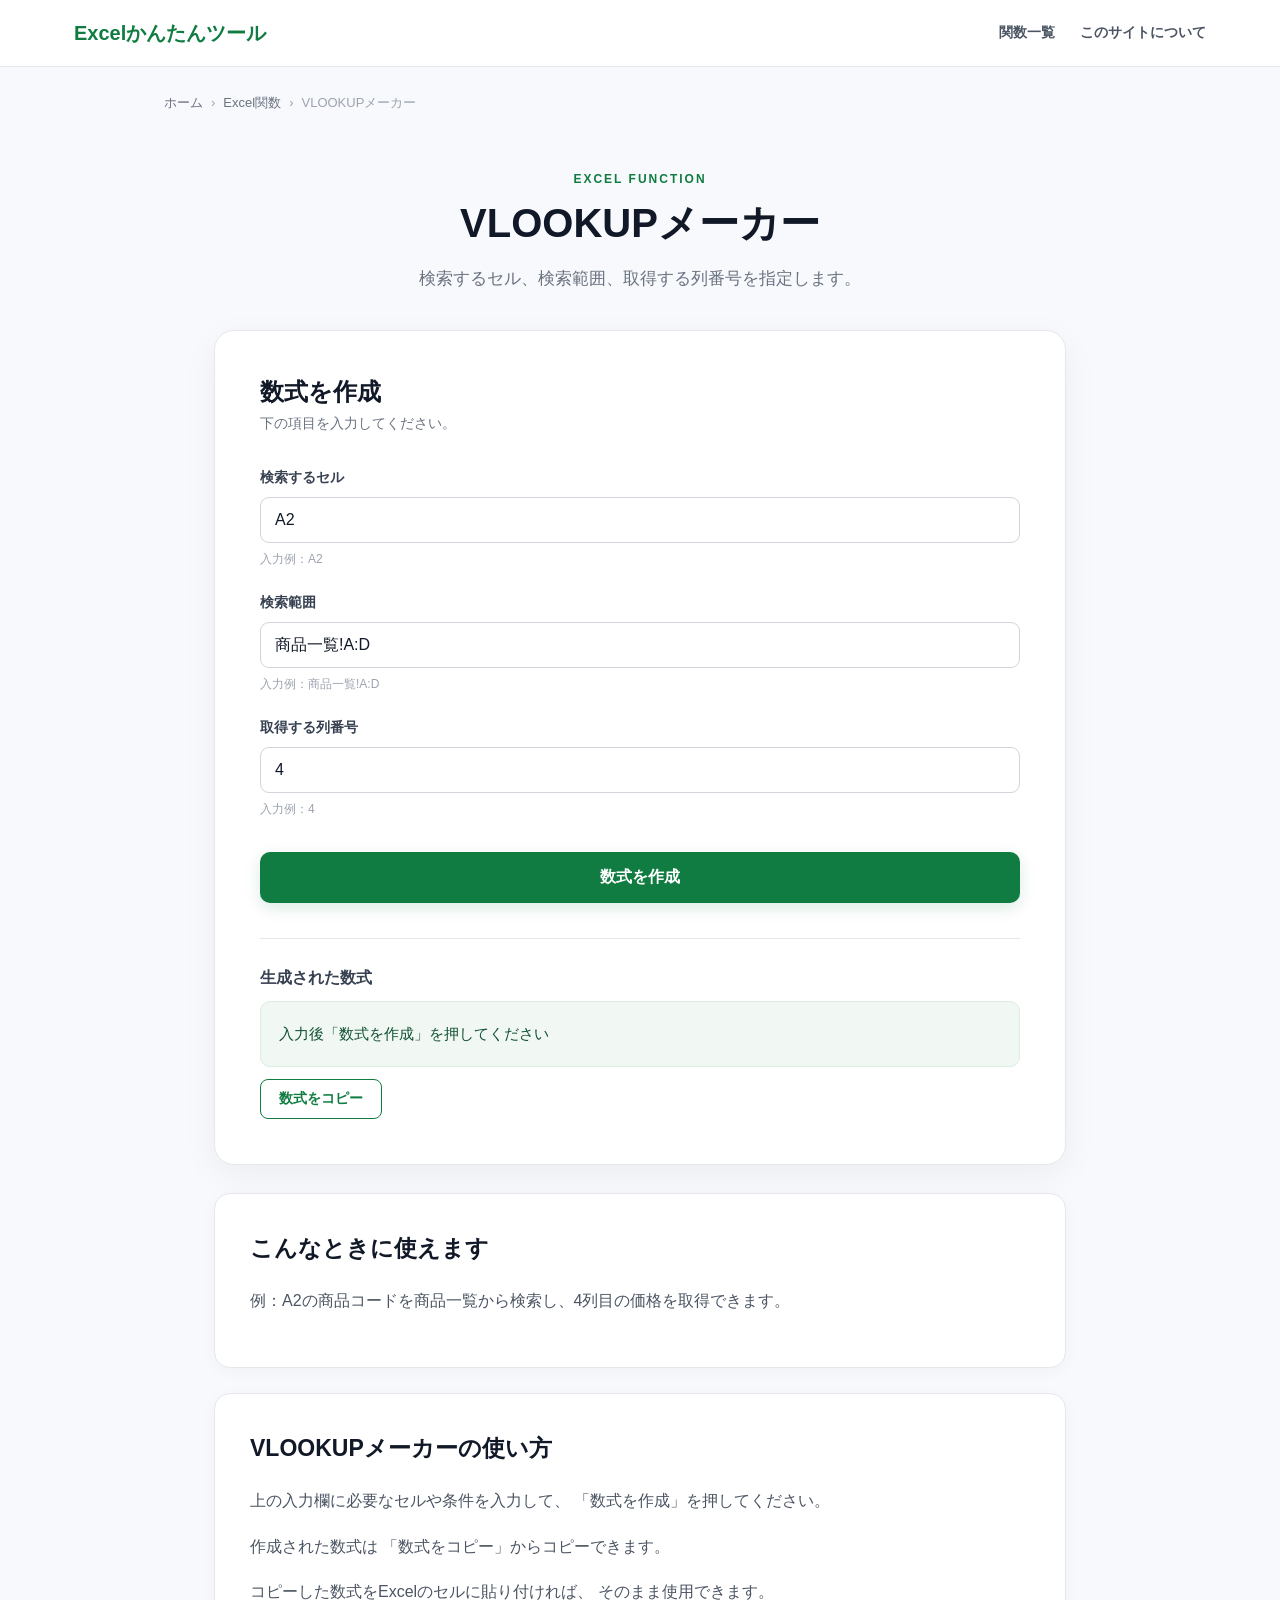
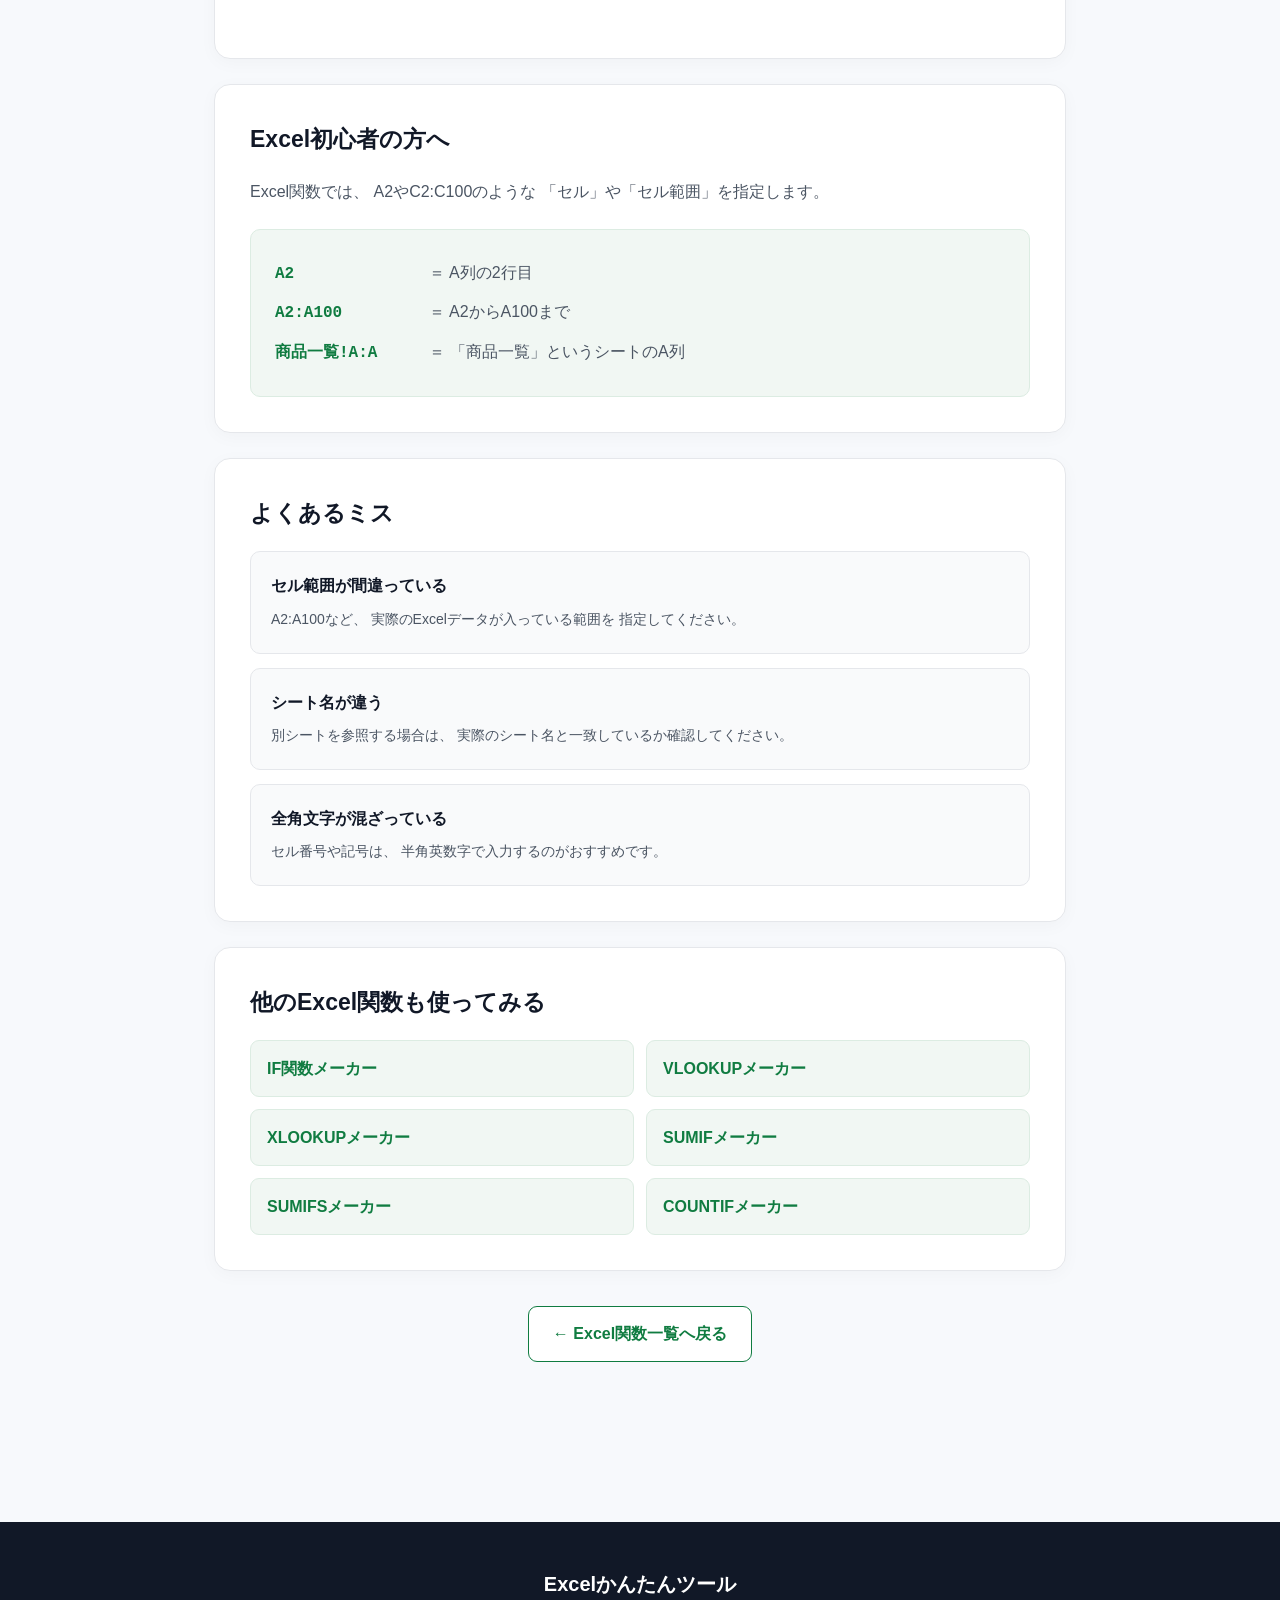
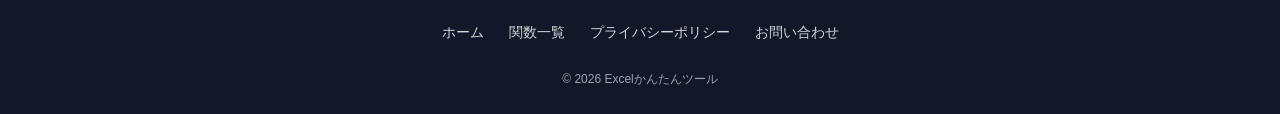
<file: vlookup.html>
<!DOCTYPE html>
<html lang="ja">

<head>

  <!-- Google tag (gtag.js) -->
  <script async src="https://www.googletagmanager.com/gtag/js?id=G-H0FVRL8CGS"></script>

  <script>
    window.dataLayer = window.dataLayer || [];

    function gtag() {
      dataLayer.push(arguments);
    }

    gtag('js', new Date());
    gtag('config', 'G-H0FVRL8CGS');
  </script>


  <meta charset="UTF-8">

  <meta
    name="viewport"
    content="width=device-width, initial-scale=1.0"
  >


  <title id="pageTitle">
    Excel関数メーカー｜Excelかんたんツール
  </title>


  <meta
    id="pageDescription"
    name="description"
    content="Excel関数を無料で簡単に作成できます。"
  >


  <link rel="canonical" href="https://0216satou-spec.github.io/excel-tools/vlookup.html">

  <link
    rel="stylesheet"
    href="style.css"
  >

</head>



<body>


<!-- ========================================
     ヘッダー
========================================= -->

<header class="header">

  <div class="header-inner">

    <a
      href="index.html"
      class="logo"
    >
      Excelかんたんツール
    </a>


    <nav>

      <a href="index.html#tools">
        関数一覧
      </a>

      <a href="index.html#about">
        このサイトについて
      </a>

    </nav>

  </div>

</header>



<!-- ========================================
     パンくず
========================================= -->

<div class="breadcrumb">

  <a href="index.html">
    ホーム
  </a>

  <span>›</span>

  <a href="index.html#tools">
    Excel関数
  </a>

  <span>›</span>

  <span id="breadcrumbCurrent">
    関数メーカー
  </span>

</div>



<!-- ========================================
     メイン
========================================= -->

<main class="tool-page">


  <!-- ========================================
       タイトル
  ========================================= -->

  <section class="tool-page-header">

    <p class="section-label">
      EXCEL FUNCTION
    </p>


    <h1 id="generatorTitle">
      Excel関数メーカー
    </h1>


    <p
      id="generatorDescription"
      class="tool-page-description"
    >
      必要な項目を入力すると、
      Excelで使える数式を自動作成します。
    </p>

  </section>



  <!-- ========================================
       数式メーカー
  ========================================= -->

  <section class="generator-box">

    <h2>
      数式を作成
    </h2>


    <p class="generator-guide">
      下の項目を入力してください。
    </p>


    <!-- script.jsによって入力欄を生成 -->

    <div id="formArea">
    </div>


    <button
      class="generate-button"
      onclick="generateFormula()"
    >
      数式を作成
    </button>



    <!-- ========================================
         生成結果
    ========================================= -->

    <div class="result-area">

      <p class="result-label">
        生成された数式
      </p>


      <div class="formula-box">

        <code id="formulaResult">
          入力後「数式を作成」を押してください
        </code>

      </div>


      <button
        class="copy-button"
        onclick="copyFormula()"
      >
        数式をコピー
      </button>

    </div>

  </section>



  <!-- ========================================
       使用例
  ========================================= -->

  <section class="content-box">

    <h2>
      こんなときに使えます
    </h2>


    <p id="exampleText">
    </p>

  </section>



  <!-- ========================================
       基本的な使い方
  ========================================= -->

  <section class="content-box">

    <h2 id="usageTitle">
      基本的な使い方
    </h2>


    <p>
      上の入力欄に必要なセルや条件を入力して、
      「数式を作成」を押してください。
    </p>


    <p>
      作成された数式は
      「数式をコピー」からコピーできます。
    </p>


    <p>
      コピーした数式をExcelのセルに貼り付ければ、
      そのまま使用できます。
    </p>

  </section>



  <!-- ========================================
       初心者向け
  ========================================= -->

  <section class="content-box">

    <h2>
      Excel初心者の方へ
    </h2>


    <p>
      Excel関数では、
      A2やC2:C100のような
      「セル」や「セル範囲」を指定します。
    </p>


    <div class="mini-example">

      <p>
        <strong>A2</strong>
        ＝ A列の2行目
      </p>


      <p>
        <strong>A2:A100</strong>
        ＝ A2からA100まで
      </p>


      <p>
        <strong>商品一覧!A:A</strong>
        ＝ 「商品一覧」というシートのA列
      </p>

    </div>

  </section>



  <!-- ========================================
       よくあるミス
  ========================================= -->

  <section class="content-box">

    <h2>
      よくあるミス
    </h2>


    <div class="mistake-list">


      <div class="mistake-item">

        <h3>
          セル範囲が間違っている
        </h3>

        <p>
          A2:A100など、
          実際のExcelデータが入っている範囲を
          指定してください。
        </p>

      </div>



      <div class="mistake-item">

        <h3>
          シート名が違う
        </h3>

        <p>
          別シートを参照する場合は、
          実際のシート名と一致しているか確認してください。
        </p>

      </div>



      <div class="mistake-item">

        <h3>
          全角文字が混ざっている
        </h3>

        <p>
          セル番号や記号は、
          半角英数字で入力するのがおすすめです。
        </p>

      </div>


    </div>

  </section>



  <!-- ========================================
       関連ツール
  ========================================= -->

  <section class="content-box">

    <h2>
      他のExcel関数も使ってみる
    </h2>


    <div class="related-tools">

      <a href="tool.html?tool=if">
        IF関数メーカー
      </a>


      <a href="tool.html?tool=vlookup">
        VLOOKUPメーカー
      </a>


      <a href="tool.html?tool=xlookup">
        XLOOKUPメーカー
      </a>


      <a href="tool.html?tool=sumif">
        SUMIFメーカー
      </a>


      <a href="tool.html?tool=sumifs">
        SUMIFSメーカー
      </a>


      <a href="tool.html?tool=countif">
        COUNTIFメーカー
      </a>

    </div>

  </section>



  <!-- ========================================
       関数一覧へ戻る
  ========================================= -->

  <div class="back-home-area">

    <a
      href="index.html#tools"
      class="back-home-button"
    >
      ← Excel関数一覧へ戻る
    </a>

  </div>


</main>



<!-- ========================================
     フッター
========================================= -->

<footer class="site-footer">

  <div class="footer-inner">

    <p class="footer-logo">
      Excelかんたんツール
    </p>


    <div class="footer-links">

      <a href="index.html">
        ホーム
      </a>


      <a href="index.html#tools">
        関数一覧
      </a>


      <a href="privacy.html">
        プライバシーポリシー
      </a>


      <a href="contact.html">
        お問い合わせ
      </a>

    </div>


    <p class="copyright">
      © 2026 Excelかんたんツール
    </p>

  </div>

</footer>



<!-- ========================================
     コピー通知
========================================= -->

<div
  id="toast"
  class="toast"
>
  コピーしました
</div>



<!-- ========================================
     メインJavaScript
========================================= -->

<script src="script.js"></script>



<!-- ========================================
     ツールページ読み込み
========================================= -->

<script>

  document.addEventListener(
    "DOMContentLoaded",
    function () {

      const toolName = "vlookup";


      if (
        toolName &&
        typeof tools !== "undefined" &&
        tools[toolName]
      ) {

        loadToolPage(toolName);

      } else {

        document.getElementById(
          "generatorTitle"
        ).textContent =
          "関数が見つかりません";


        document.getElementById(
          "generatorDescription"
        ).textContent =
          "指定されたExcel関数が見つかりませんでした。";


        document.getElementById(
          "formArea"
        ).innerHTML =
          '<p>関数一覧からツールを選択してください。</p>';

      }

    }
  );



  function loadToolPage(toolName) {

    currentTool = toolName;


    const tool =
      tools[toolName];



    /* ========================================
       タイトル
    ========================================= */

    document.getElementById(
      "generatorTitle"
    ).textContent =
      tool.title;



    /* ========================================
       説明
    ========================================= */

    document.getElementById(
      "generatorDescription"
    ).textContent =
      tool.description;



    /* ========================================
       使用例
    ========================================= */

    document.getElementById(
      "exampleText"
    ).textContent =
      tool.example;



    /* ========================================
       パンくず
    ========================================= */

    document.getElementById(
      "breadcrumbCurrent"
    ).textContent =
      tool.title;



    /* ========================================
       ブラウザタイトル
    ========================================= */

    document.title =
      tool.title +
      "｜無料でExcel数式を自動作成";



    /* ========================================
       meta description
    ========================================= */

    const description =
      document.getElementById(
        "pageDescription"
      );


    description.setAttribute(
      "content",
      tool.title +
      "を無料で作成できます。" +
      tool.description
    );



    /* ========================================
       使い方タイトル
    ========================================= */

    document.getElementById(
      "usageTitle"
    ).textContent =
      tool.title +
      "の使い方";



    /* ========================================
       入力フォーム作成
    ========================================= */

    buildForm(tool);

  }

</script>


</body>

</html>
</file>
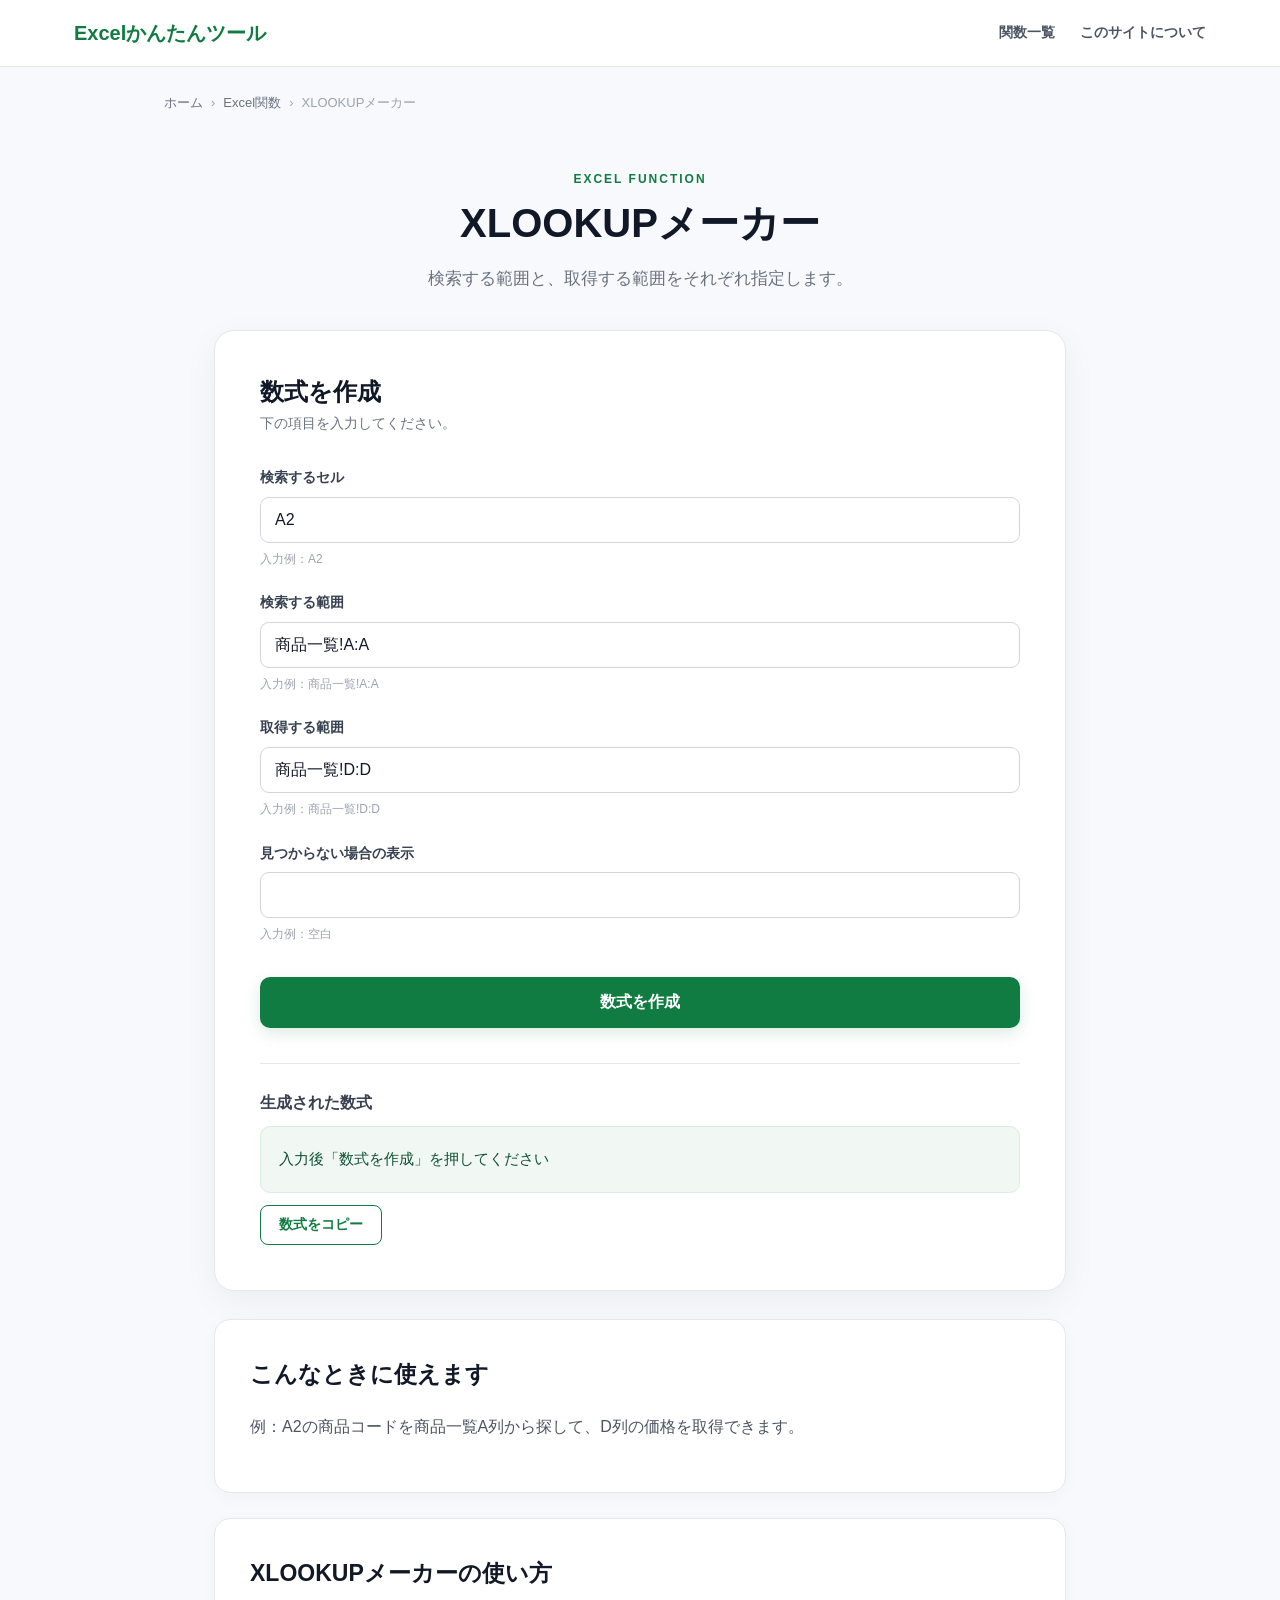
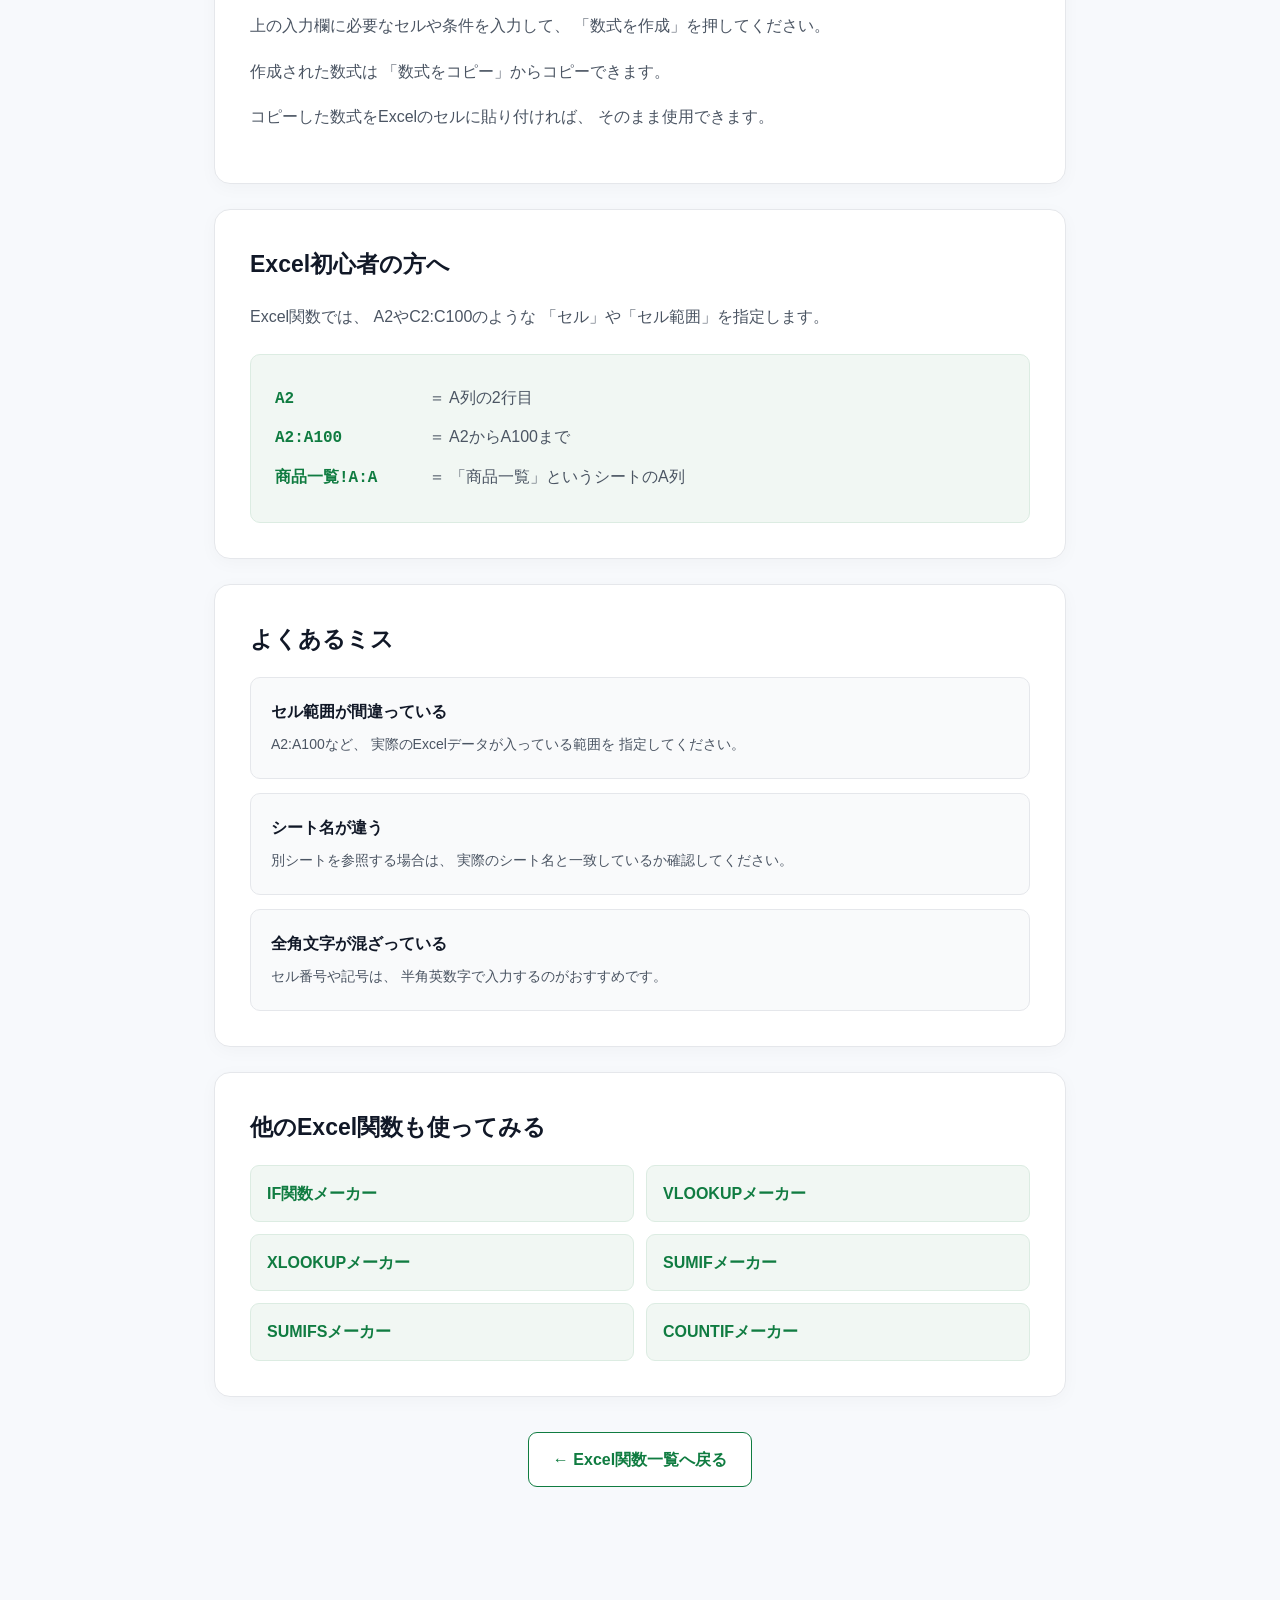
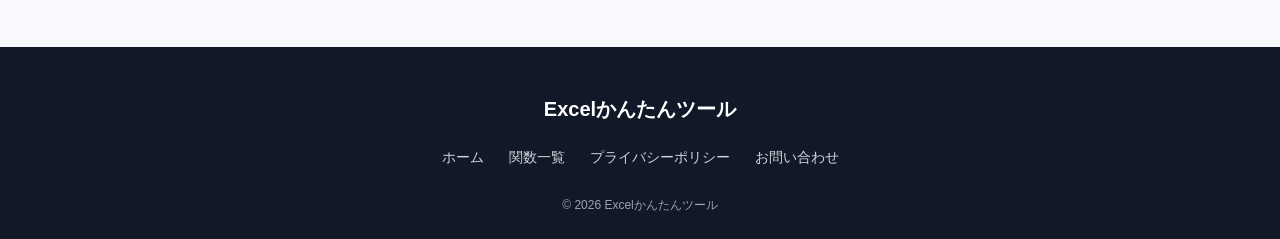
<file: xlookup.html>
<!DOCTYPE html>
<html lang="ja">

<head>

  <!-- Google tag (gtag.js) -->
  <script async src="https://www.googletagmanager.com/gtag/js?id=G-H0FVRL8CGS"></script>

  <script>
    window.dataLayer = window.dataLayer || [];

    function gtag() {
      dataLayer.push(arguments);
    }

    gtag('js', new Date());
    gtag('config', 'G-H0FVRL8CGS');
  </script>


  <meta charset="UTF-8">

  <meta
    name="viewport"
    content="width=device-width, initial-scale=1.0"
  >


  <title id="pageTitle">
    Excel関数メーカー｜Excelかんたんツール
  </title>


  <meta
    id="pageDescription"
    name="description"
    content="Excel関数を無料で簡単に作成できます。"
  >


  <link rel="canonical" href="https://0216satou-spec.github.io/excel-tools/xlookup.html">

  <link
    rel="stylesheet"
    href="style.css"
  >

</head>



<body>


<!-- ========================================
     ヘッダー
========================================= -->

<header class="header">

  <div class="header-inner">

    <a
      href="index.html"
      class="logo"
    >
      Excelかんたんツール
    </a>


    <nav>

      <a href="index.html#tools">
        関数一覧
      </a>

      <a href="index.html#about">
        このサイトについて
      </a>

    </nav>

  </div>

</header>



<!-- ========================================
     パンくず
========================================= -->

<div class="breadcrumb">

  <a href="index.html">
    ホーム
  </a>

  <span>›</span>

  <a href="index.html#tools">
    Excel関数
  </a>

  <span>›</span>

  <span id="breadcrumbCurrent">
    関数メーカー
  </span>

</div>



<!-- ========================================
     メイン
========================================= -->

<main class="tool-page">


  <!-- ========================================
       タイトル
  ========================================= -->

  <section class="tool-page-header">

    <p class="section-label">
      EXCEL FUNCTION
    </p>


    <h1 id="generatorTitle">
      Excel関数メーカー
    </h1>


    <p
      id="generatorDescription"
      class="tool-page-description"
    >
      必要な項目を入力すると、
      Excelで使える数式を自動作成します。
    </p>

  </section>



  <!-- ========================================
       数式メーカー
  ========================================= -->

  <section class="generator-box">

    <h2>
      数式を作成
    </h2>


    <p class="generator-guide">
      下の項目を入力してください。
    </p>


    <!-- script.jsによって入力欄を生成 -->

    <div id="formArea">
    </div>


    <button
      class="generate-button"
      onclick="generateFormula()"
    >
      数式を作成
    </button>



    <!-- ========================================
         生成結果
    ========================================= -->

    <div class="result-area">

      <p class="result-label">
        生成された数式
      </p>


      <div class="formula-box">

        <code id="formulaResult">
          入力後「数式を作成」を押してください
        </code>

      </div>


      <button
        class="copy-button"
        onclick="copyFormula()"
      >
        数式をコピー
      </button>

    </div>

  </section>



  <!-- ========================================
       使用例
  ========================================= -->

  <section class="content-box">

    <h2>
      こんなときに使えます
    </h2>


    <p id="exampleText">
    </p>

  </section>



  <!-- ========================================
       基本的な使い方
  ========================================= -->

  <section class="content-box">

    <h2 id="usageTitle">
      基本的な使い方
    </h2>


    <p>
      上の入力欄に必要なセルや条件を入力して、
      「数式を作成」を押してください。
    </p>


    <p>
      作成された数式は
      「数式をコピー」からコピーできます。
    </p>


    <p>
      コピーした数式をExcelのセルに貼り付ければ、
      そのまま使用できます。
    </p>

  </section>



  <!-- ========================================
       初心者向け
  ========================================= -->

  <section class="content-box">

    <h2>
      Excel初心者の方へ
    </h2>


    <p>
      Excel関数では、
      A2やC2:C100のような
      「セル」や「セル範囲」を指定します。
    </p>


    <div class="mini-example">

      <p>
        <strong>A2</strong>
        ＝ A列の2行目
      </p>


      <p>
        <strong>A2:A100</strong>
        ＝ A2からA100まで
      </p>


      <p>
        <strong>商品一覧!A:A</strong>
        ＝ 「商品一覧」というシートのA列
      </p>

    </div>

  </section>



  <!-- ========================================
       よくあるミス
  ========================================= -->

  <section class="content-box">

    <h2>
      よくあるミス
    </h2>


    <div class="mistake-list">


      <div class="mistake-item">

        <h3>
          セル範囲が間違っている
        </h3>

        <p>
          A2:A100など、
          実際のExcelデータが入っている範囲を
          指定してください。
        </p>

      </div>



      <div class="mistake-item">

        <h3>
          シート名が違う
        </h3>

        <p>
          別シートを参照する場合は、
          実際のシート名と一致しているか確認してください。
        </p>

      </div>



      <div class="mistake-item">

        <h3>
          全角文字が混ざっている
        </h3>

        <p>
          セル番号や記号は、
          半角英数字で入力するのがおすすめです。
        </p>

      </div>


    </div>

  </section>



  <!-- ========================================
       関連ツール
  ========================================= -->

  <section class="content-box">

    <h2>
      他のExcel関数も使ってみる
    </h2>


    <div class="related-tools">

      <a href="tool.html?tool=if">
        IF関数メーカー
      </a>


      <a href="tool.html?tool=vlookup">
        VLOOKUPメーカー
      </a>


      <a href="tool.html?tool=xlookup">
        XLOOKUPメーカー
      </a>


      <a href="tool.html?tool=sumif">
        SUMIFメーカー
      </a>


      <a href="tool.html?tool=sumifs">
        SUMIFSメーカー
      </a>


      <a href="tool.html?tool=countif">
        COUNTIFメーカー
      </a>

    </div>

  </section>



  <!-- ========================================
       関数一覧へ戻る
  ========================================= -->

  <div class="back-home-area">

    <a
      href="index.html#tools"
      class="back-home-button"
    >
      ← Excel関数一覧へ戻る
    </a>

  </div>


</main>



<!-- ========================================
     フッター
========================================= -->

<footer class="site-footer">

  <div class="footer-inner">

    <p class="footer-logo">
      Excelかんたんツール
    </p>


    <div class="footer-links">

      <a href="index.html">
        ホーム
      </a>


      <a href="index.html#tools">
        関数一覧
      </a>


      <a href="privacy.html">
        プライバシーポリシー
      </a>


      <a href="contact.html">
        お問い合わせ
      </a>

    </div>


    <p class="copyright">
      © 2026 Excelかんたんツール
    </p>

  </div>

</footer>



<!-- ========================================
     コピー通知
========================================= -->

<div
  id="toast"
  class="toast"
>
  コピーしました
</div>



<!-- ========================================
     メインJavaScript
========================================= -->

<script src="script.js"></script>



<!-- ========================================
     ツールページ読み込み
========================================= -->

<script>

  document.addEventListener(
    "DOMContentLoaded",
    function () {

      const toolName = "xlookup";


      if (
        toolName &&
        typeof tools !== "undefined" &&
        tools[toolName]
      ) {

        loadToolPage(toolName);

      } else {

        document.getElementById(
          "generatorTitle"
        ).textContent =
          "関数が見つかりません";


        document.getElementById(
          "generatorDescription"
        ).textContent =
          "指定されたExcel関数が見つかりませんでした。";


        document.getElementById(
          "formArea"
        ).innerHTML =
          '<p>関数一覧からツールを選択してください。</p>';

      }

    }
  );



  function loadToolPage(toolName) {

    currentTool = toolName;


    const tool =
      tools[toolName];



    /* ========================================
       タイトル
    ========================================= */

    document.getElementById(
      "generatorTitle"
    ).textContent =
      tool.title;



    /* ========================================
       説明
    ========================================= */

    document.getElementById(
      "generatorDescription"
    ).textContent =
      tool.description;



    /* ========================================
       使用例
    ========================================= */

    document.getElementById(
      "exampleText"
    ).textContent =
      tool.example;



    /* ========================================
       パンくず
    ========================================= */

    document.getElementById(
      "breadcrumbCurrent"
    ).textContent =
      tool.title;



    /* ========================================
       ブラウザタイトル
    ========================================= */

    document.title =
      tool.title +
      "｜無料でExcel数式を自動作成";



    /* ========================================
       meta description
    ========================================= */

    const description =
      document.getElementById(
        "pageDescription"
      );


    description.setAttribute(
      "content",
      tool.title +
      "を無料で作成できます。" +
      tool.description
    );



    /* ========================================
       使い方タイトル
    ========================================= */

    document.getElementById(
      "usageTitle"
    ).textContent =
      tool.title +
      "の使い方";



    /* ========================================
       入力フォーム作成
    ========================================= */

    buildForm(tool);

  }

</script>


</body>

</html>
</file>
<file: style.css>
/* =========================
   基本設定
========================= */

* {
  box-sizing: border-box;
}

html {
  scroll-behavior: smooth;
}

body {
  margin: 0;
  font-family:
    -apple-system,
    BlinkMacSystemFont,
    "Segoe UI",
    "Hiragino Kaku Gothic ProN",
    "Yu Gothic",
    sans-serif;

  background: #f7f9fc;
  color: #1f2937;
  line-height: 1.7;
}

button,
input,
select {
  font-family: inherit;
}


/* =========================
   ヘッダー
========================= */

.header {
  position: sticky;
  top: 0;
  z-index: 100;

  background: rgba(255, 255, 255, 0.96);
  border-bottom: 1px solid #e5e7eb;
}

.header-inner {
  max-width: 1180px;
  margin: 0 auto;
  padding: 16px 24px;

  display: flex;
  justify-content: space-between;
  align-items: center;
}

.logo {
  color: #107c41;
  text-decoration: none;
  font-size: 20px;
  font-weight: 800;
}

nav {
  display: flex;
  gap: 25px;
}

nav a {
  color: #4b5563;
  text-decoration: none;
  font-size: 14px;
  font-weight: 600;
}

nav a:hover {
  color: #107c41;
}


/* =========================
   メインビジュアル
========================= */

.hero {
  padding: 105px 24px;

  background:
    linear-gradient(
      135deg,
      #e9f8ef 0%,
      #f7fffa 55%,
      #eef9f2 100%
    );
}

.hero-inner {
  max-width: 850px;
  margin: 0 auto;
  text-align: center;
}

.hero-label {
  display: inline-block;

  margin: 0;
  padding: 6px 16px;

  background: #d8f3e3;
  color: #107c41;

  border-radius: 100px;

  font-size: 13px;
  font-weight: 800;
}

.hero h1 {
  margin: 20px 0 18px;

  color: #111827;

  font-size: 54px;
  line-height: 1.25;
  letter-spacing: -1px;
}

.hero-text {
  max-width: 650px;
  margin: 0 auto 35px;

  color: #6b7280;

  font-size: 18px;
}

.main-button {
  display: inline-block;

  padding: 14px 30px;

  background: #107c41;
  color: white;

  border-radius: 10px;

  text-decoration: none;
  font-weight: 700;

  box-shadow: 0 6px 20px rgba(16, 124, 65, 0.18);

  transition:
    transform 0.2s,
    box-shadow 0.2s;
}

.main-button:hover {
  transform: translateY(-2px);

  box-shadow: 0 9px 25px rgba(16, 124, 65, 0.23);
}


/* =========================
   共通セクション
========================= */

.section {
  max-width: 1180px;
  margin: 0 auto;
  padding: 85px 24px;
}

.section-title {
  margin-bottom: 40px;
  text-align: center;
}

.section-title h2 {
  margin: 5px 0 8px;

  color: #111827;

  font-size: 34px;
  line-height: 1.35;
}

.section-title > p:last-child {
  margin-top: 8px;
  color: #6b7280;
}

.section-label {
  margin: 0;

  color: #107c41;

  font-size: 12px;
  font-weight: 800;
  letter-spacing: 2px;
}


/* =========================
   ツール検索
========================= */

.search-box {
  max-width: 700px;
  margin: 0 auto 65px;
}

.search-box input {
  width: 100%;

  padding: 17px 20px;

  background: white;

  border: 1px solid #d1d5db;
  border-radius: 12px;

  color: #111827;

  font-size: 16px;

  box-shadow: 0 5px 22px rgba(0, 0, 0, 0.04);

  transition:
    border-color 0.2s,
    box-shadow 0.2s;
}

.search-box input:focus {
  outline: none;

  border-color: #107c41;

  box-shadow:
    0 0 0 3px rgba(16, 124, 65, 0.1),
    0 5px 22px rgba(0, 0, 0, 0.04);
}


/* =========================
   カテゴリ
========================= */

.category {
  margin-bottom: 65px;
}

.category-heading {
  margin-bottom: 22px;
  padding-bottom: 14px;

  display: flex;
  align-items: center;
  gap: 13px;

  border-bottom: 1px solid #e5e7eb;
}

.category-heading h3 {
  margin: 0;

  color: #111827;

  font-size: 21px;
}

.category-heading p {
  margin: 2px 0 0;

  color: #9ca3af;

  font-size: 13px;
}

.category-emoji {
  min-width: 42px;
  height: 42px;

  display: flex;
  align-items: center;
  justify-content: center;

  background: #e8f6ee;
  color: #107c41;

  border-radius: 10px;

  font-size: 14px;
  font-weight: 800;
}


/* =========================
   ツールカード
========================= */

.tool-grid {
  display: grid;

  grid-template-columns:
    repeat(3, minmax(0, 1fr));

  gap: 18px;
}

.tool-card {
  width: 100%;
  min-height: 175px;

  padding: 25px;

  background: white;

  border: 1px solid #e5e7eb;
  border-radius: 16px;

  color: inherit;

  text-align: left;

  cursor: pointer;

  box-shadow: 0 4px 18px rgba(0, 0, 0, 0.03);

  transition:
    transform 0.2s,
    border-color 0.2s,
    box-shadow 0.2s;
}

.tool-card:hover {
  transform: translateY(-4px);

  border-color: #a9d8bc;

  box-shadow: 0 11px 30px rgba(0, 0, 0, 0.07);
}

.tool-card:active {
  transform: translateY(-1px);
}

.tool-icon {
  width: 48px;
  height: 48px;

  margin-bottom: 16px;

  display: flex;
  align-items: center;
  justify-content: center;

  background: #e8f6ee;
  color: #107c41;

  border-radius: 11px;

  font-size: 14px;
  font-weight: 800;
}

.tool-card h4 {
  margin: 0 0 7px;

  color: #111827;

  font-size: 18px;
}

.tool-card p {
  margin: 0;

  color: #6b7280;

  font-size: 14px;
  line-height: 1.65;
}


/* =========================
   検索結果なし
========================= */

.no-results {
  margin: 20px 0 60px;
  padding: 35px;

  background: white;

  border: 1px solid #e5e7eb;
  border-radius: 14px;

  color: #6b7280;

  text-align: center;
}


/* =========================
   関数生成ページ
========================= */

.generator-section {
  max-width: 880px;

  margin: 0 auto;

  padding: 70px 24px 100px;
}

.hidden {
  display: none !important;
}

.back-button {
  margin: 0 0 20px;
  padding: 0;

  background: transparent;
  color: #107c41;

  border: none;

  cursor: pointer;

  font-size: 15px;
  font-weight: 700;
}

.back-button:hover {
  text-decoration: underline;
}

.generator-box {
  padding: 45px;

  background: white;

  border: 1px solid #e5e7eb;
  border-radius: 20px;

  box-shadow: 0 10px 35px rgba(0, 0, 0, 0.05);
}

.generator-box h2 {
  margin: 5px 0 10px;

  color: #111827;

  font-size: 32px;
  line-height: 1.3;
}

.generator-description {
  margin: 0 0 35px;

  color: #6b7280;
}


/* =========================
   入力フォーム
========================= */

.form-group {
  margin-bottom: 22px;
}

.form-group label {
  display: block;

  margin-bottom: 7px;

  color: #374151;

  font-size: 14px;
  font-weight: 700;
}

.form-group input,
.form-group select {
  width: 100%;

  padding: 13px 14px;

  background: white;

  border: 1px solid #d1d5db;
  border-radius: 9px;

  color: #111827;

  font-size: 16px;

  transition:
    border-color 0.2s,
    box-shadow 0.2s;
}

.form-group input:focus,
.form-group select:focus {
  outline: none;

  border-color: #107c41;

  box-shadow: 0 0 0 3px rgba(16, 124, 65, 0.1);
}

.form-help {
  display: block;

  margin-top: 6px;

  color: #9ca3af;

  font-size: 12px;
}


/* =========================
   数式作成ボタン
========================= */

.generate-button {
  width: 100%;

  margin-top: 10px;
  padding: 15px 18px;

  background: #107c41;
  color: white;

  border: none;
  border-radius: 10px;

  cursor: pointer;

  font-size: 16px;
  font-weight: 700;

  box-shadow: 0 5px 16px rgba(16, 124, 65, 0.15);

  transition:
    opacity 0.2s,
    transform 0.2s;
}

.generate-button:hover {
  opacity: 0.92;
  transform: translateY(-1px);
}


/* =========================
   数式結果
========================= */

.result-area {
  margin-top: 35px;
  padding-top: 25px;

  border-top: 1px solid #e5e7eb;
}

.result-label {
  margin: 0 0 10px;

  color: #374151;

  font-weight: 700;
}

.formula-box {
  margin-bottom: 12px;
  padding: 18px;

  background: #f1f7f3;

  border: 1px solid #dcece2;
  border-radius: 10px;

  overflow-x: auto;
}

.formula-box code {
  color: #0f5132;

  font-family:
    "SFMono-Regular",
    Consolas,
    "Liberation Mono",
    monospace;

  font-size: 15px;

  white-space: nowrap;
}

.copy-button {
  padding: 10px 18px;

  background: white;
  color: #107c41;

  border: 1px solid #107c41;
  border-radius: 8px;

  cursor: pointer;

  font-size: 14px;
  font-weight: 700;

  transition:
    background 0.2s,
    color 0.2s;
}

.copy-button:hover {
  background: #107c41;
  color: white;
}


/* =========================
   使用例
========================= */

.example-box {
  margin-top: 25px;
  padding: 30px;

  background: white;

  border: 1px solid #e5e7eb;
  border-radius: 16px;
}

.example-box h3 {
  margin: 0 0 10px;

  color: #111827;

  font-size: 19px;
}

.example-box p {
  margin: 0;

  color: #6b7280;
}


/* =========================
   About
========================= */

.about-box {
  max-width: 750px;

  margin: 0 auto;
  padding: 35px;

  background: white;

  border: 1px solid #e5e7eb;
  border-radius: 16px;

  box-shadow: 0 4px 18px rgba(0, 0, 0, 0.03);
}

.about-box p:first-child {
  margin-top: 0;
}

.about-box p:last-child {
  margin-bottom: 0;
}


/* =========================
   フッター
========================= */

footer {
  padding: 55px 20px;

  background: #111827;
  color: #d1d5db;

  text-align: center;
}

.footer-logo {
  margin-top: 0;

  color: white;

  font-size: 20px;
  font-weight: 800;
}

.copyright {
  margin: 30px 0 0;

  color: #9ca3af;

  font-size: 12px;
}


/* =========================
   コピー通知
========================= */

.toast {
  position: fixed;

  left: 50%;
  bottom: 30px;

  z-index: 999;

  padding: 12px 22px;

  background: #111827;
  color: white;

  border-radius: 8px;

  opacity: 0;

  pointer-events: none;

  transform:
    translateX(-50%)
    translateY(20px);

  transition:
    opacity 0.25s,
    transform 0.25s;
}

.toast.show {
  opacity: 1;

  transform:
    translateX(-50%)
    translateY(0);
}


/* =========================
   タブレット
========================= */

@media (max-width: 900px) {

  .tool-grid {
    grid-template-columns:
      repeat(2, minmax(0, 1fr));
  }

}


/* =========================
   スマートフォン
========================= */

@media (max-width: 620px) {

  nav {
    display: none;
  }

  .header-inner {
    padding: 14px 18px;
  }

  .logo {
    font-size: 18px;
  }

  .hero {
    padding: 70px 20px;
  }

  .hero h1 {
    font-size: 36px;
    letter-spacing: 0;
  }

  .hero-text {
    font-size: 16px;
  }

  .section {
    padding: 65px 20px;
  }

  .section-title h2 {
    font-size: 28px;
  }

  .search-box {
    margin-bottom: 50px;
  }

  .category {
    margin-bottom: 50px;
  }

  .tool-grid {
    grid-template-columns: 1fr;
  }

  .tool-card {
    min-height: auto;
  }

  .generator-section {
    padding: 45px 18px 80px;
  }

  .generator-box {
    padding: 28px 20px;
  }

  .generator-box h2 {
    font-size: 27px;
  }

  .example-box {
    padding: 24px 20px;
  }

}
/* ========================================
   個別関数ページ
======================================== */

.breadcrumb {
  max-width: 1000px;
  margin: 0 auto;
  padding: 25px 24px 0;

  display: flex;
  align-items: center;
  flex-wrap: wrap;
  gap: 8px;

  color: #9ca3af;
  font-size: 13px;
}

.breadcrumb a {
  color: #6b7280;
  text-decoration: none;
}

.breadcrumb a:hover {
  color: #107c41;
  text-decoration: underline;
}


/* ========================================
   個別ページ本体
======================================== */

.tool-page {
  max-width: 900px;
  margin: 0 auto;
  padding: 55px 24px 100px;
}


/* ========================================
   個別ページタイトル
======================================== */

.tool-page-header {
  margin-bottom: 35px;
  text-align: center;
}

.tool-page-header h1 {
  margin: 8px 0 15px;

  color: #111827;

  font-size: 40px;
  line-height: 1.3;
}

.tool-page-description {
  max-width: 650px;
  margin: 0 auto;

  color: #6b7280;

  font-size: 17px;
  line-height: 1.8;
}


/* ========================================
   数式メーカー
======================================== */

.tool-page .generator-box {
  margin-bottom: 28px;
}

.tool-page .generator-box > h2 {
  margin: 0 0 5px;

  color: #111827;

  font-size: 24px;
}

.generator-guide {
  margin: 0 0 30px;

  color: #6b7280;

  font-size: 14px;
}


/* ========================================
   解説コンテンツ
======================================== */

.content-box {
  margin-top: 25px;
  padding: 35px;

  background: white;

  border: 1px solid #e5e7eb;
  border-radius: 16px;

  box-shadow: 0 4px 18px rgba(0, 0, 0, 0.03);
}

.content-box h2 {
  margin: 0 0 18px;

  color: #111827;

  font-size: 23px;
}

.content-box h3 {
  color: #111827;
}

.content-box p {
  color: #4b5563;
  line-height: 1.85;
}


/* ========================================
   初心者向け入力例
======================================== */

.mini-example {
  margin-top: 22px;
  padding: 20px 24px;

  background: #f1f7f3;

  border: 1px solid #dcece2;
  border-radius: 10px;
}

.mini-example p {
  margin: 8px 0;
}

.mini-example strong {
  display: inline-block;
  min-width: 150px;

  color: #107c41;

  font-family:
    "SFMono-Regular",
    Consolas,
    monospace;
}


/* ========================================
   よくあるミス
======================================== */

.mistake-list {
  display: grid;
  gap: 14px;
}

.mistake-item {
  padding: 20px;

  background: #f9fafb;

  border: 1px solid #e5e7eb;
  border-radius: 10px;
}

.mistake-item h3 {
  margin: 0 0 7px;

  font-size: 16px;
}

.mistake-item p {
  margin: 0;

  font-size: 14px;
}


/* ========================================
   関連ツール
======================================== */

.related-tools {
  display: grid;

  grid-template-columns:
    repeat(2, minmax(0, 1fr));

  gap: 12px;
}

.related-tools a {
  padding: 14px 16px;

  background: #f1f7f3;
  color: #107c41;

  border: 1px solid #dcece2;
  border-radius: 9px;

  text-decoration: none;
  font-weight: 700;

  transition:
    background 0.2s,
    transform 0.2s;
}

.related-tools a:hover {
  background: #e4f2e9;

  transform: translateY(-2px);
}


/* ========================================
   一覧へ戻る
======================================== */

.back-home-area {
  margin-top: 35px;
  text-align: center;
}

.back-home-button {
  display: inline-block;

  padding: 13px 24px;

  background: white;
  color: #107c41;

  border: 1px solid #107c41;
  border-radius: 9px;

  text-decoration: none;
  font-weight: 700;

  transition:
    background 0.2s,
    color 0.2s;
}

.back-home-button:hover {
  background: #107c41;
  color: white;
}


/* ========================================
   個別ページ スマホ
======================================== */

@media (max-width: 620px) {

  .breadcrumb {
    padding: 18px 18px 0;
  }

  .tool-page {
    padding:
      40px 18px
      75px;
  }

  .tool-page-header {
    text-align: left;
  }

  .tool-page-header h1 {
    font-size: 30px;
  }

  .tool-page-description {
    font-size: 15px;
  }

  .content-box {
    padding: 25px 20px;
  }

  .content-box h2 {
    font-size: 21px;
  }

  .mini-example {
    padding: 17px;
  }

  .mini-example strong {
    display: block;
    min-width: 0;
    margin-bottom: 2px;
  }

  .related-tools {
    grid-template-columns: 1fr;
  }

}
/* ========================================
   サイト共通フッター
======================================== */

.site-footer {
  margin-top: 60px;
  padding: 45px 24px 30px;

  background: #111827;
  color: #d1d5db;

  text-align: center;
}

.footer-inner {
  max-width: 1000px;
  margin: 0 auto;
}

.site-footer .footer-logo {
  margin: 0 0 20px;

  color: #ffffff;

  font-size: 20px;
  font-weight: 800;
}

.footer-links {
  display: flex;
  justify-content: center;
  flex-wrap: wrap;

  gap: 12px 25px;

  margin-bottom: 25px;
}

.footer-links a {
  color: #d1d5db;

  text-decoration: none;

  font-size: 14px;
}

.footer-links a:hover {
  color: #ffffff;

  text-decoration: underline;
}

.site-footer .copyright {
  margin: 0;

  color: #9ca3af;

  font-size: 12px;
}


/* ========================================
   スマホ
======================================== */

@media (max-width: 620px) {

  .site-footer {
    padding: 40px 20px 25px;
  }

  .footer-links {
    flex-direction: column;
    gap: 10px;
  }

}
</file>
